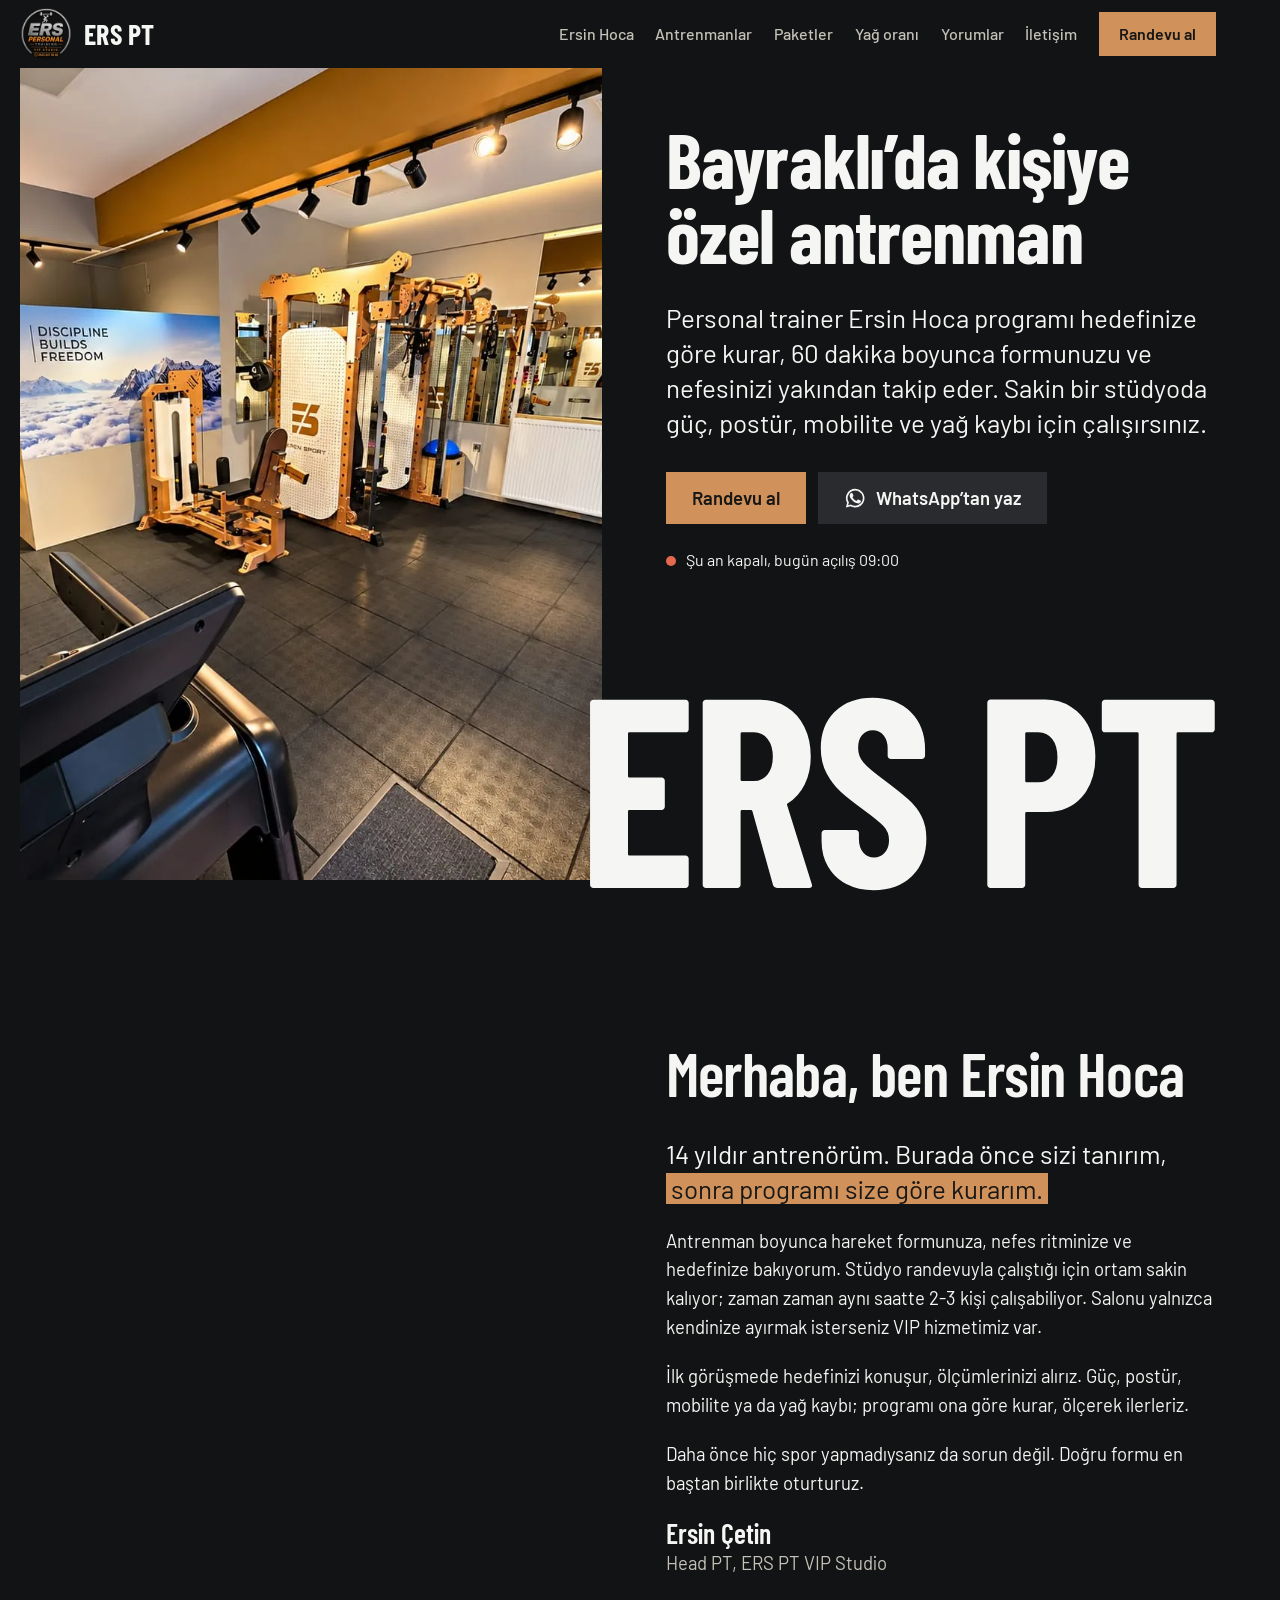
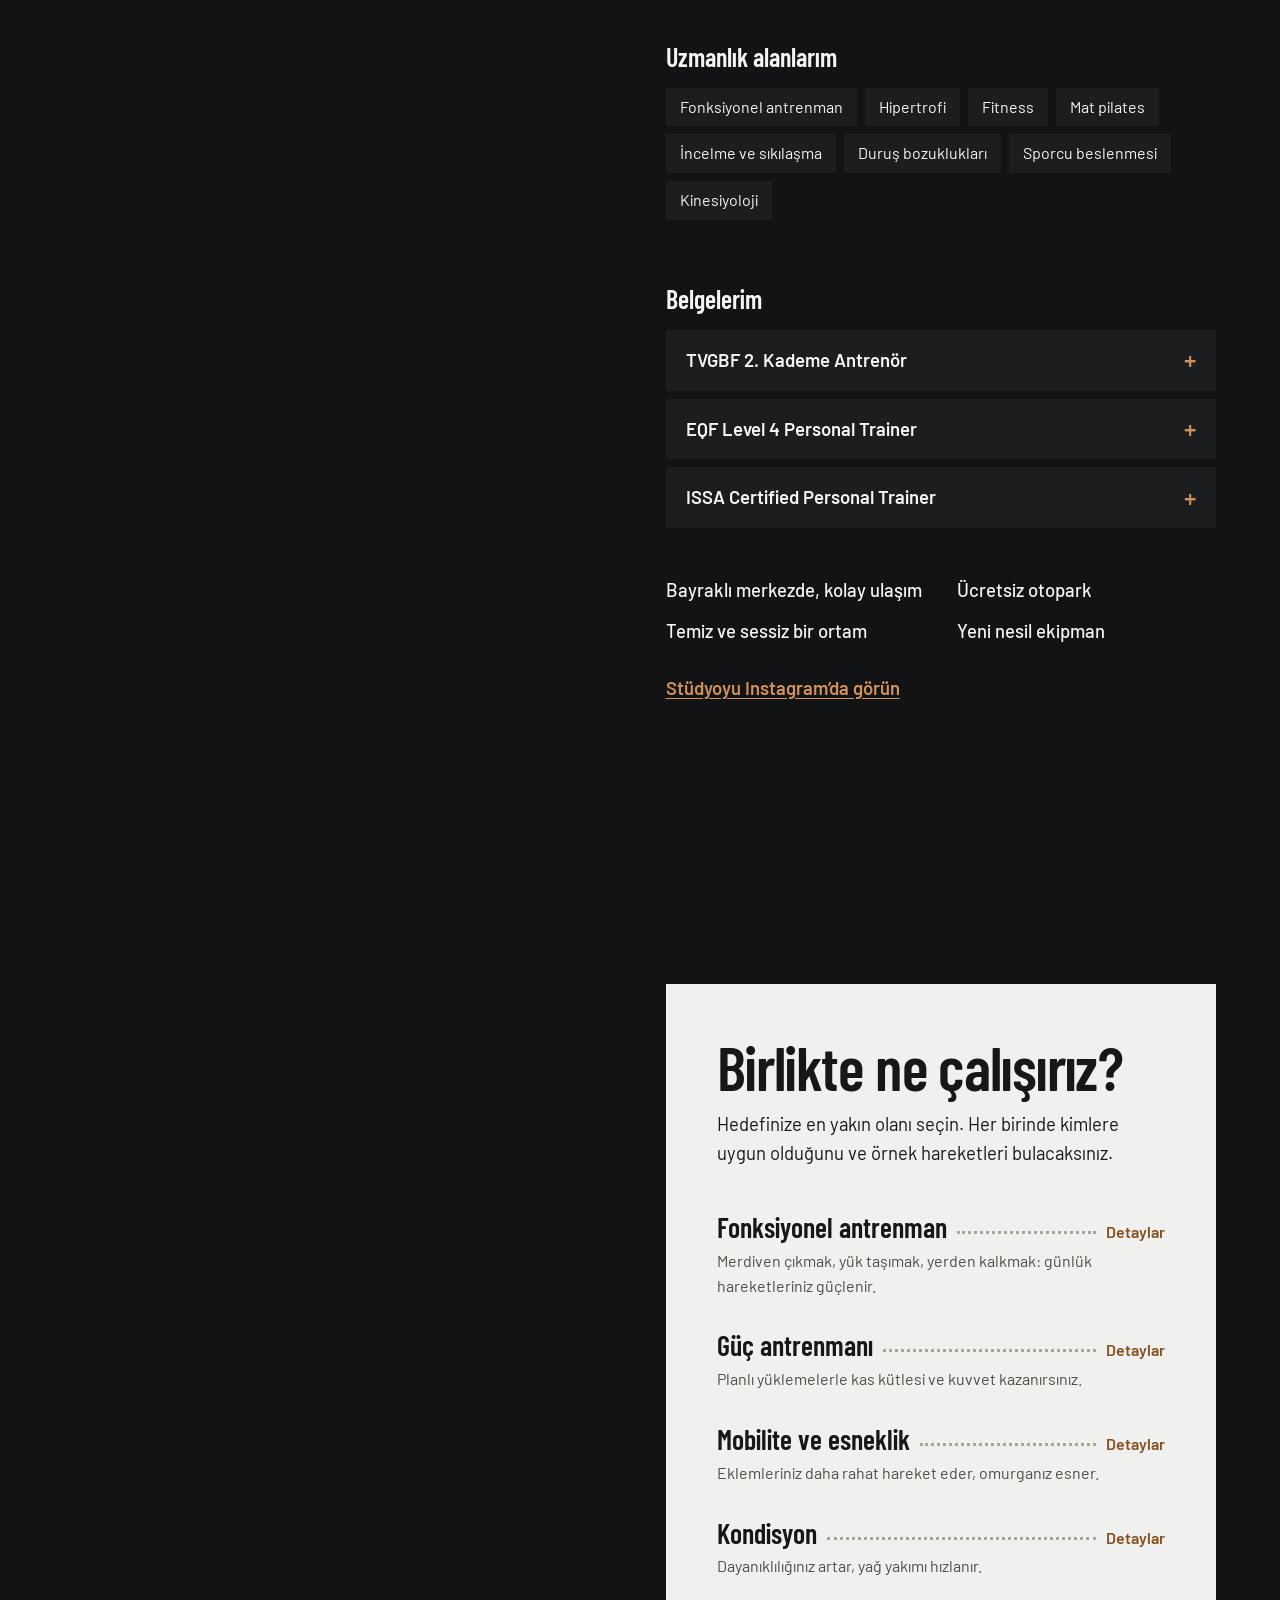
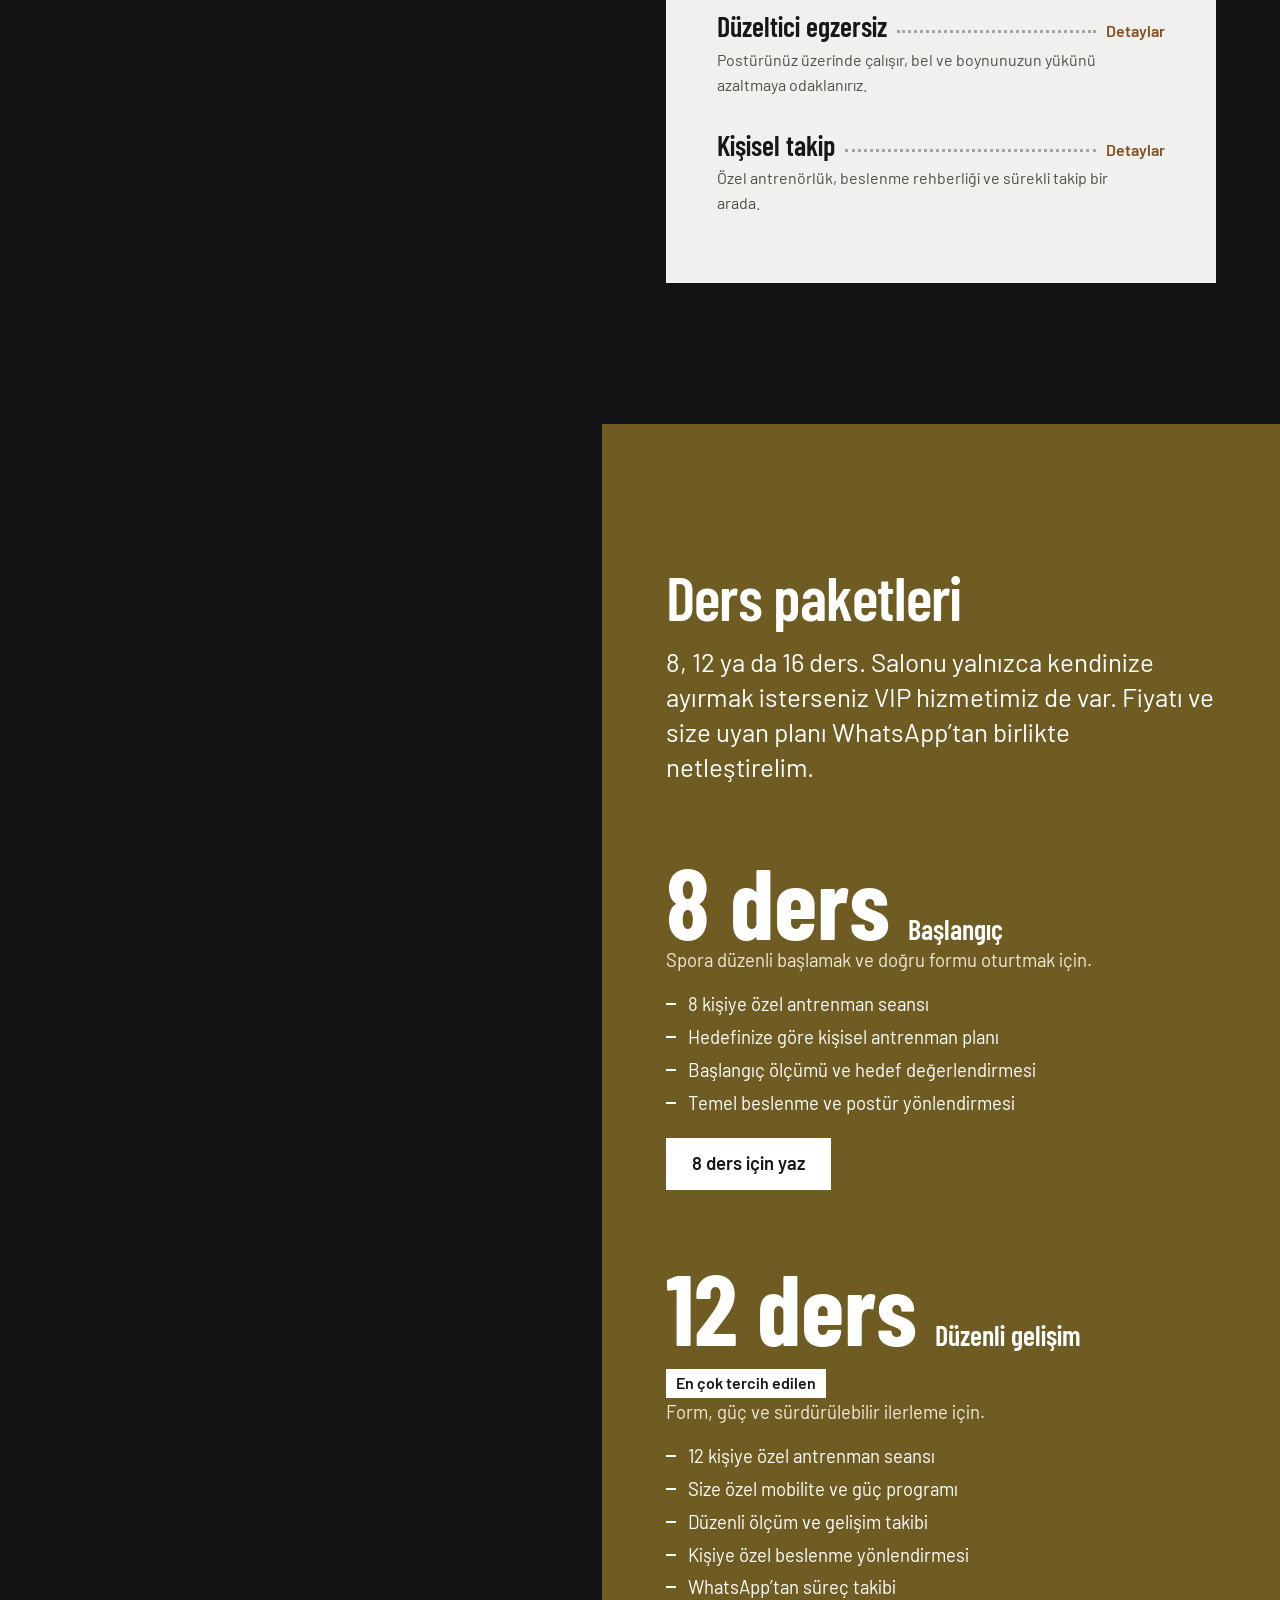
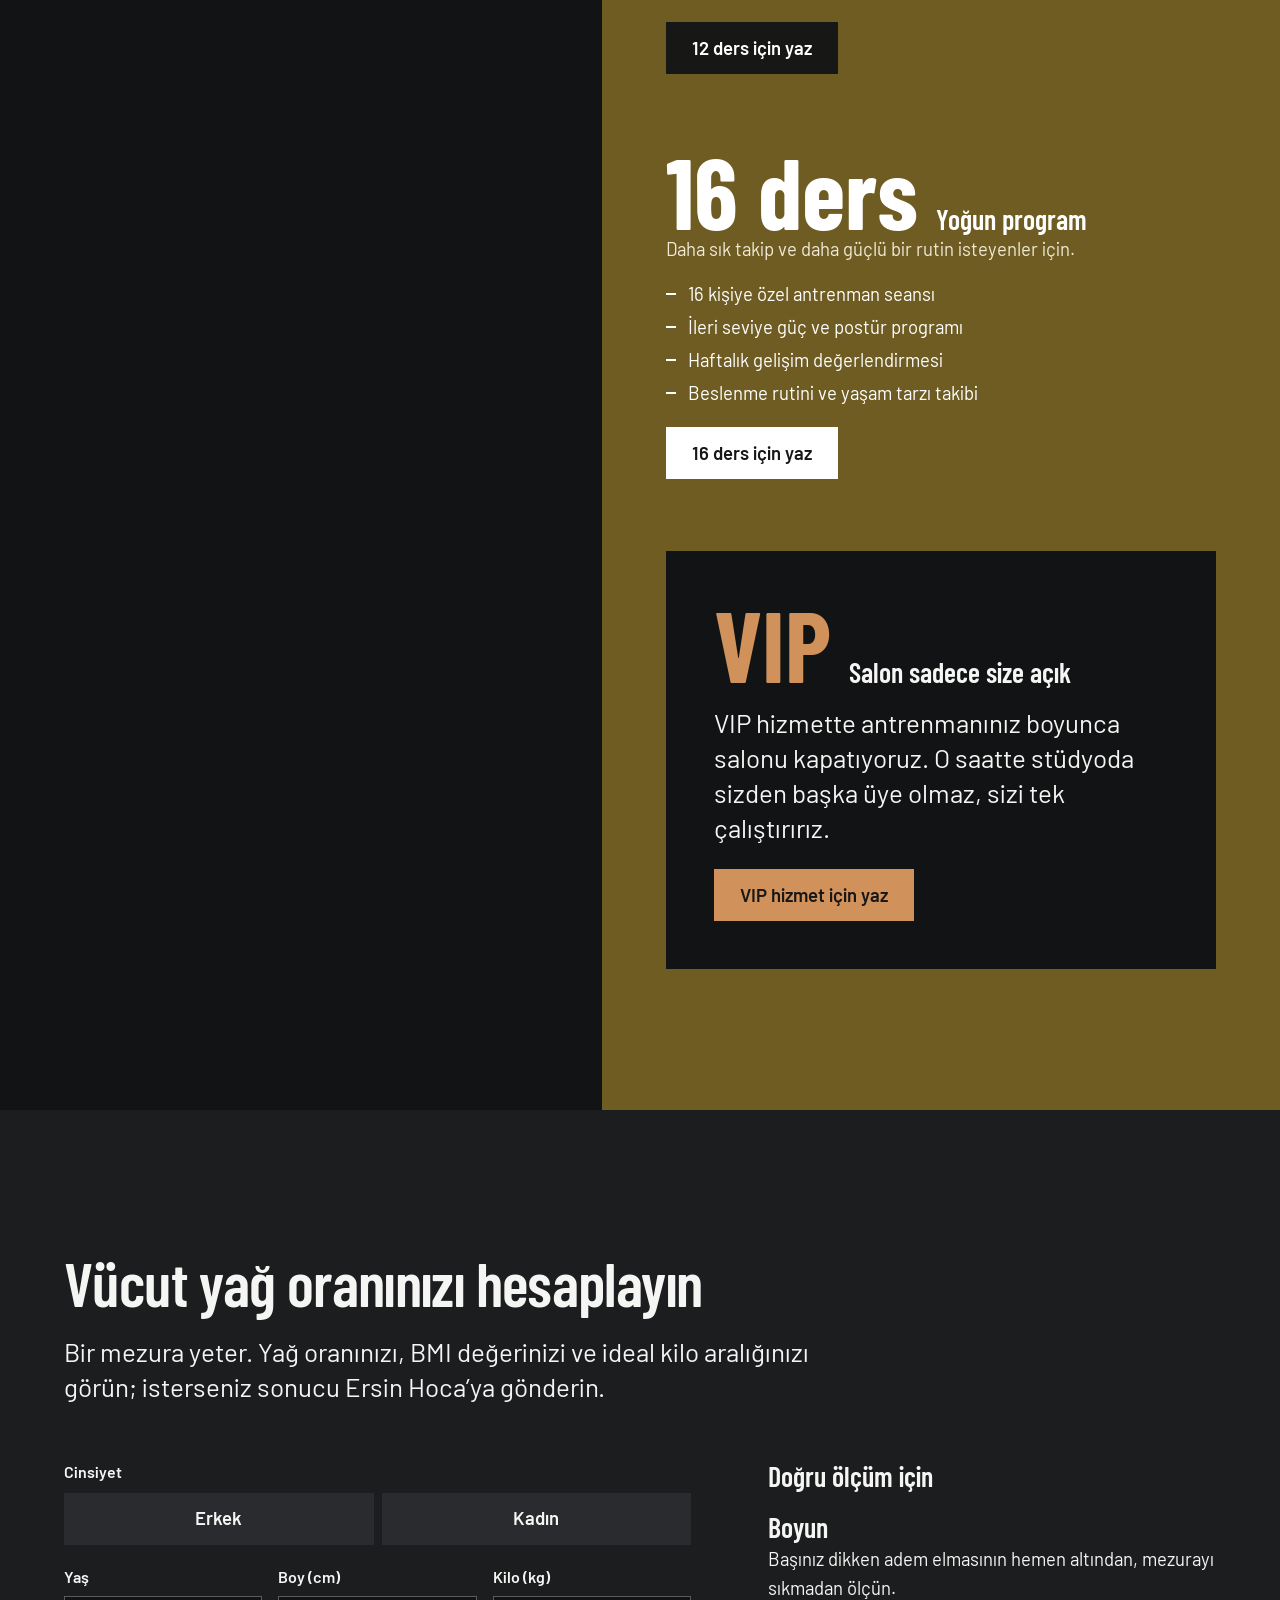
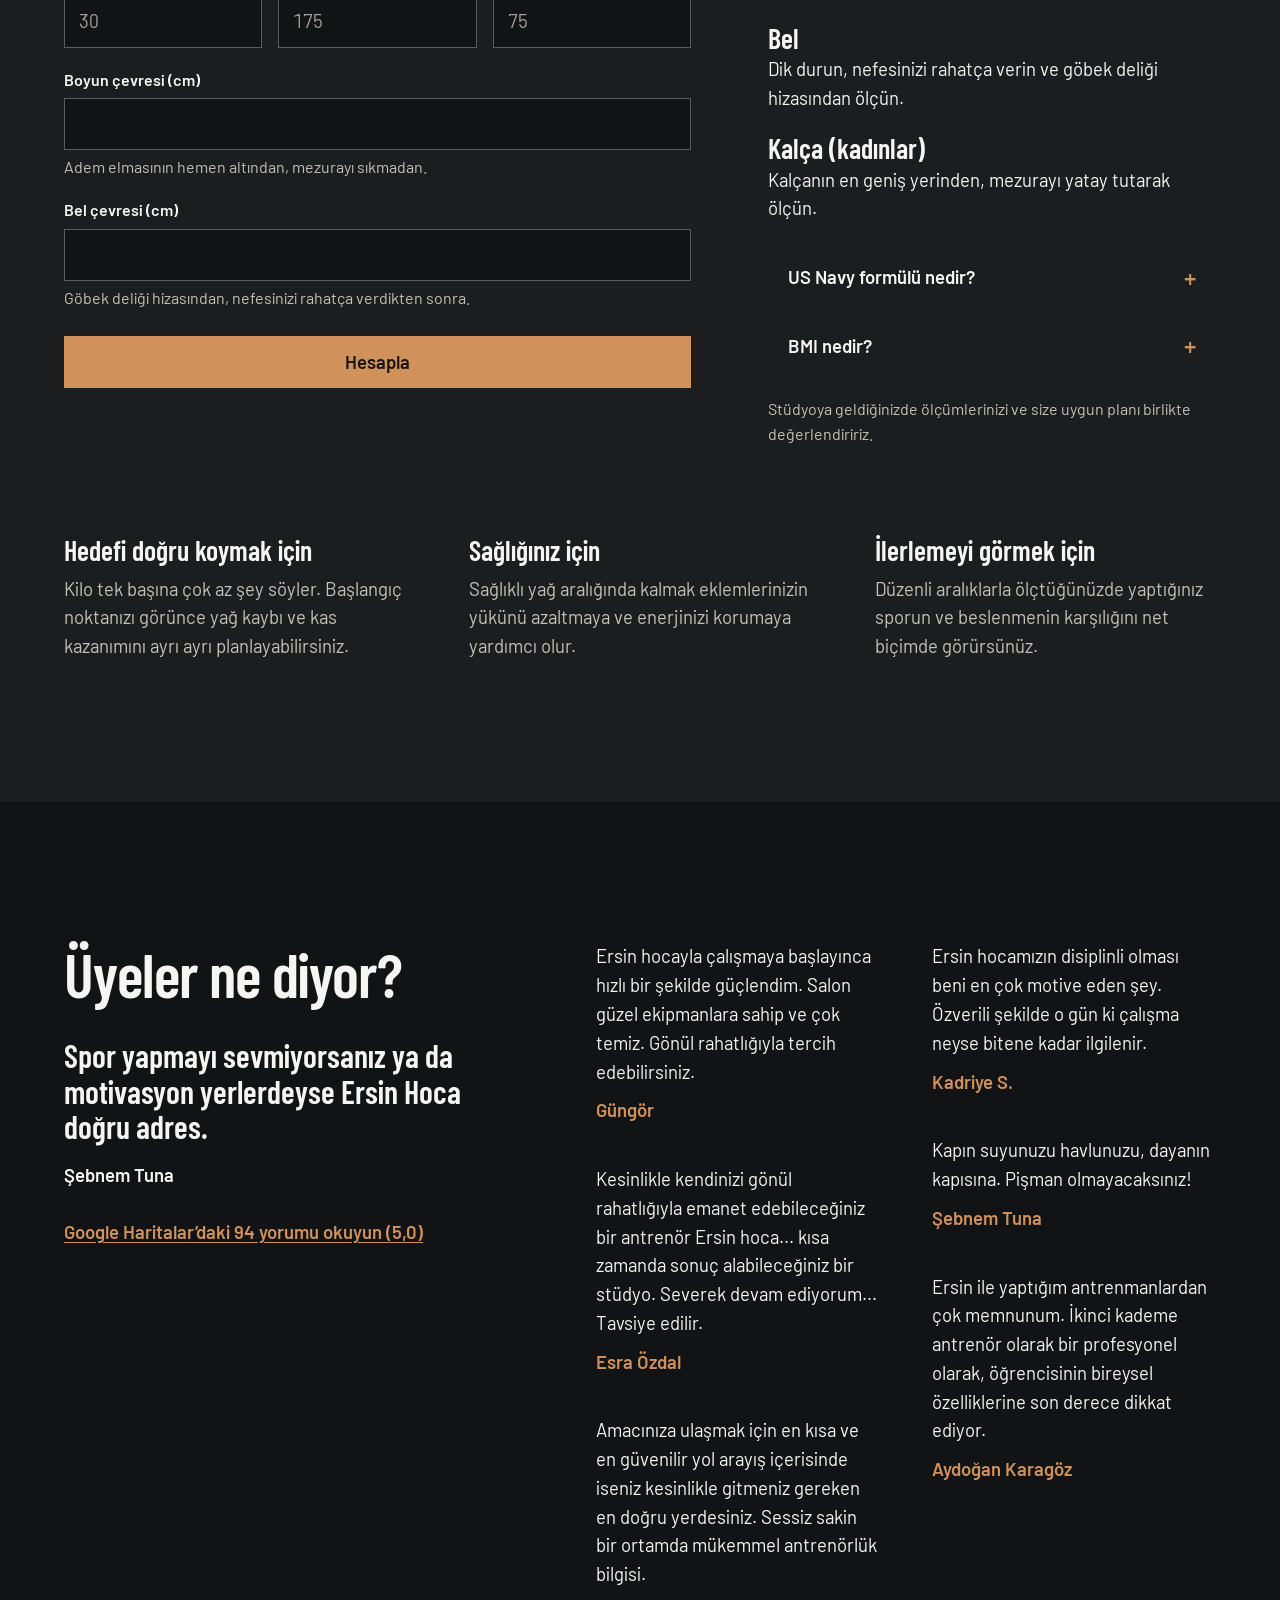
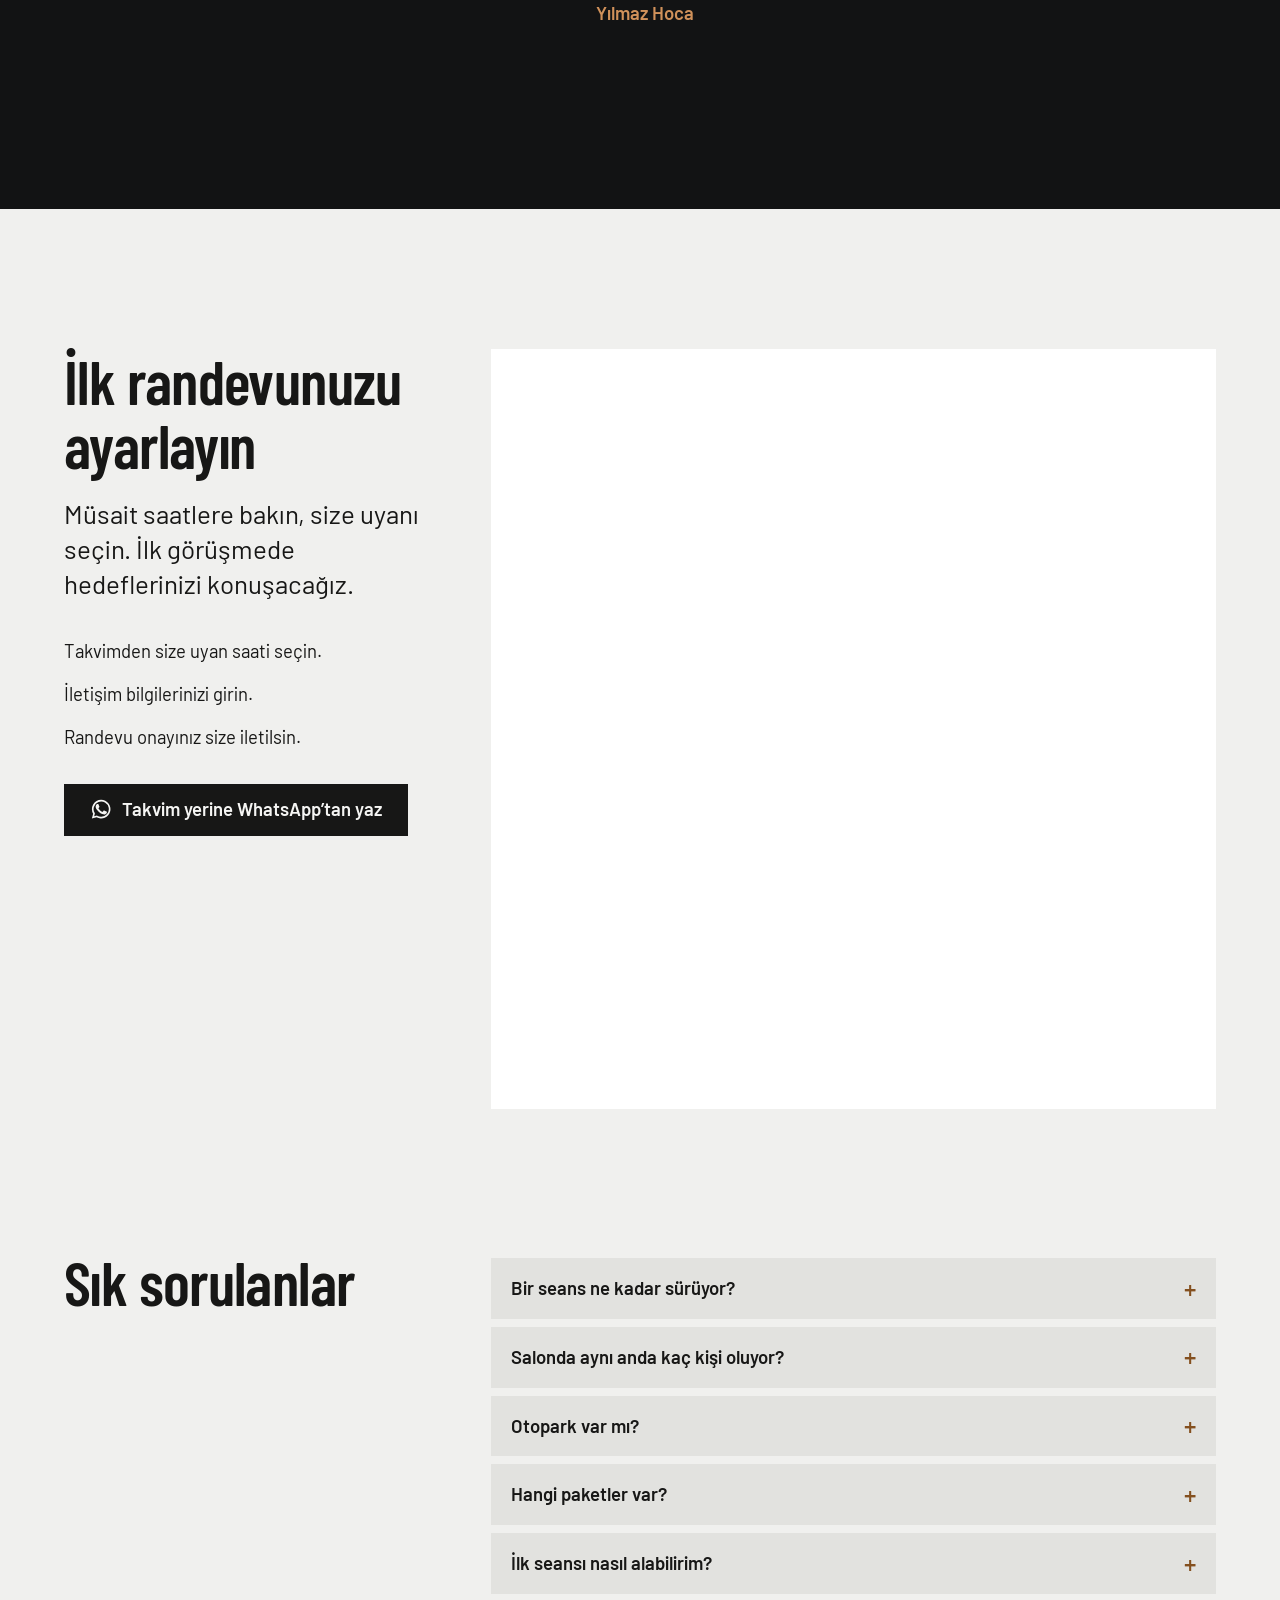
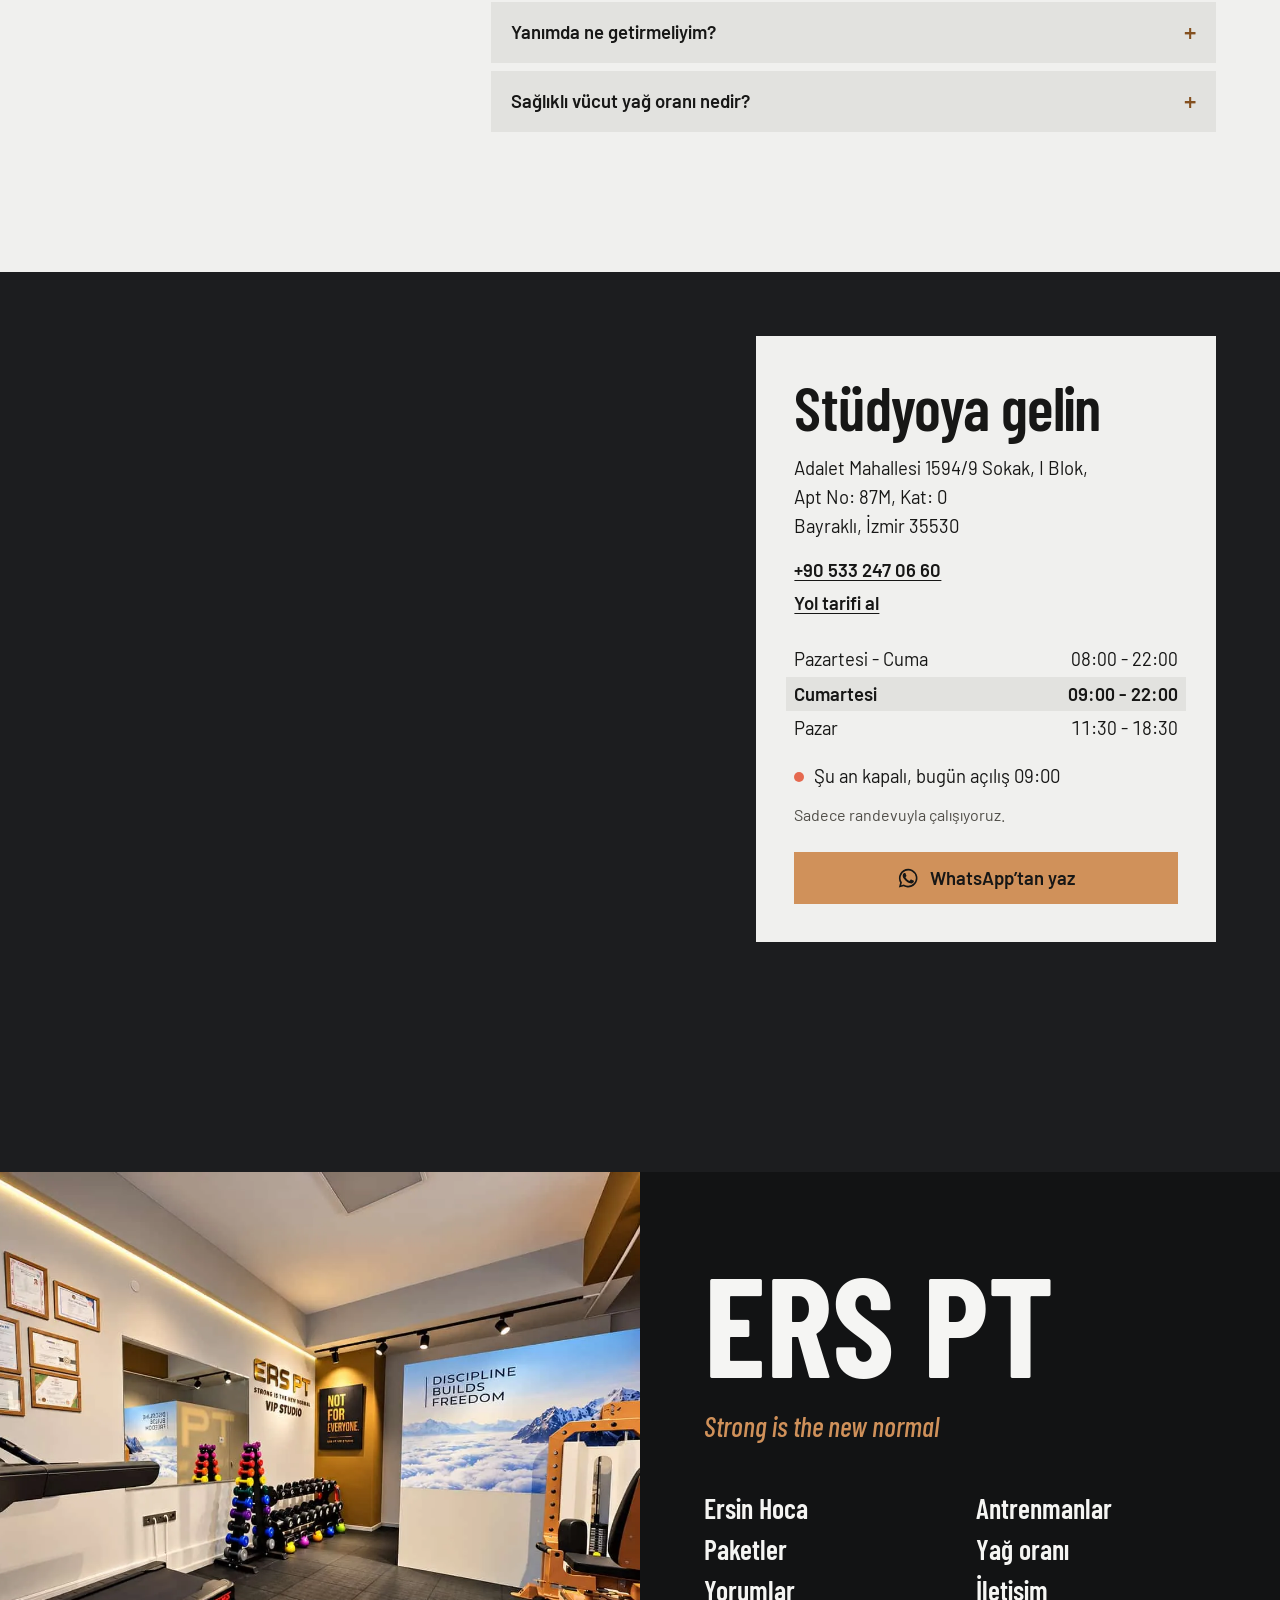
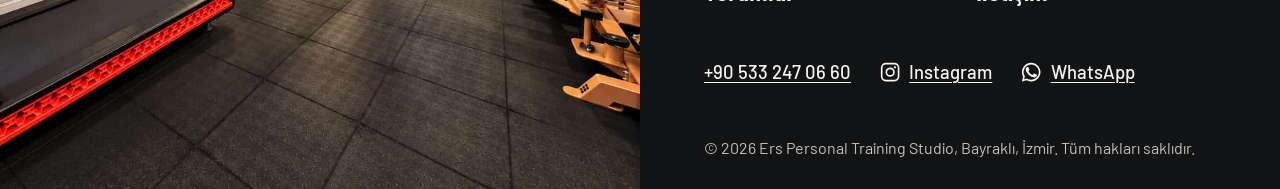
<file: index.html>
<!DOCTYPE html>
    <html lang="tr">
    <head>
        <meta charset="UTF-8">
        <meta name="viewport" content="width=device-width, initial-scale=1.0">
        <title>Personal Trainer İzmir Bayraklı | ERS PT Kişiye Özel Ders</title>

        <!-- Basic favicon for all browsers -->
        <link rel="icon" href="/favicon.ico?v=2" sizes="any">
        <link rel="apple-touch-icon" href="/images/logo-180.png?v=2">

        <!-- SEO Meta Tags -->
        <meta name="description" content="Bayraklı'da randevulu, kişiye özel personal training. ISSA sertifikalı Ersin Hoca, 14 yıllık deneyim; güç, postür, mobilite ve yağ kaybı programları.">
        <meta name="author" content="Ers Personal Training Studio">
        <meta name="robots" content="index, follow">
        <link rel="canonical" href="https://ersptstudio.com.tr/">

        <!-- Open Graph / Facebook / WhatsApp -->
        <meta property="og:type" content="website">
        <meta property="og:locale" content="tr_TR">
        <meta property="og:site_name" content="Ers Personal Training Studio">
        <meta property="og:title" content="Personal Trainer İzmir Bayraklı | ERS PT Kişiye Özel Ders">
        <meta property="og:description" content="Bayraklı'da randevulu, kişiye özel personal training. ISSA sertifikalı Ersin Hoca, 14 yıllık deneyim; güç, postür, mobilite ve yağ kaybı programları.">
        <meta property="og:url" content="https://ersptstudio.com.tr/">
        <meta property="og:image" content="https://ersptstudio.com.tr/images/og-studio.jpg">
        <meta property="og:image:width" content="1200">
        <meta property="og:image:height" content="630">
        <meta property="og:image:alt" content="ERS PT VIP Studio, İzmir Bayraklı">

        <!-- Twitter Card -->
        <meta name="twitter:card" content="summary_large_image">
        <meta name="twitter:title" content="Personal Trainer İzmir Bayraklı | ERS PT Kişiye Özel Ders">
        <meta name="twitter:description" content="Bayraklı'da randevulu, kişiye özel personal training. ISSA sertifikalı Ersin Hoca, 14 yıllık deneyim; güç, postür, mobilite ve yağ kaybı programları.">
        <meta name="twitter:image" content="https://ersptstudio.com.tr/images/og-studio.jpg">

        <!-- Geo Meta Tags for Local SEO -->
        <meta name="geo.region" content="TR-35">
        <meta name="geo.placename" content="Bayraklı, İzmir">
        <meta name="geo.position" content="38.461613;27.180981">
        <meta name="ICBM" content="38.461613, 27.180981">

        <!-- Additional Meta Tags -->
        <meta name="HandheldFriendly" content="True">
        <meta name="MobileOptimized" content="320">
        <meta name="apple-mobile-web-app-capable" content="yes">
        <meta name="apple-mobile-web-app-status-bar-style" content="black-translucent">
        <meta name="apple-mobile-web-app-title" content="ERS PT Studio">

        <!-- Theme Color -->
        <meta name="theme-color" content="#121314">
        <meta name="msapplication-TileColor" content="#121314">
        <meta name="msapplication-navbutton-color" content="#121314">

        <!-- Favicon - Multiple sizes for better browser support -->

        <!-- Alternate Language -->
        <link rel="alternate" hreflang="tr" href="https://ersptstudio.com.tr/">
        <link rel="alternate" hreflang="x-default" href="https://ersptstudio.com.tr/">

        <!-- Schema.org Structured Data for Local Business -->
        <script type="application/ld+json">
{
  "@context": "https://schema.org",
  "@type": "ExerciseGym",
  "@id": "https://ersptstudio.com.tr/#organization",
  "name": "Ers Personal Training Studio",
  "alternateName": [
    "ERS PT Studio",
    "Ers Personal Vip Training Studio"
  ],
  "additionalType": "https://schema.org/HealthClub",
  "url": "https://ersptstudio.com.tr/",
  "logo": "https://ersptstudio.com.tr/images/logo.png",
  "image": [
    "https://ersptstudio.com.tr/images/og-studio.jpg",
    "https://ersptstudio.com.tr/images/studio-duvar-1200.webp",
    "https://ersptstudio.com.tr/images/studio-sertifika-1448.webp"
  ],
  "description": "İzmir Bayraklı'da özel personal training stüdyosu. ISSA sertifikalı antrenör Ersin Hoca ile güç, mobilite ve yağ yakım odaklı, kişiye özel dersler.",
  "telephone": "+905332470660",
  "priceRange": "$$",
  "address": {
    "@type": "PostalAddress",
    "streetAddress": "Adalet Mahallesi 1594/9 Sokak, I Blok, Apt No: 87M, Kat: 0",
    "addressLocality": "Bayraklı",
    "addressRegion": "İzmir",
    "postalCode": "35530",
    "addressCountry": "TR"
  },
  "geo": {
    "@type": "GeoCoordinates",
    "latitude": "38.461613",
    "longitude": "27.180981"
  },
  "openingHoursSpecification": [
    {
      "@type": "OpeningHoursSpecification",
      "dayOfWeek": [
        "Monday",
        "Tuesday",
        "Wednesday",
        "Thursday",
        "Friday"
      ],
      "opens": "08:00",
      "closes": "22:00"
    },
    {
      "@type": "OpeningHoursSpecification",
      "dayOfWeek": "Saturday",
      "opens": "09:00",
      "closes": "22:00"
    },
    {
      "@type": "OpeningHoursSpecification",
      "dayOfWeek": "Sunday",
      "opens": "11:30",
      "closes": "18:30"
    }
  ],
  "sameAs": [
    "https://www.instagram.com/ers.ptstudio/",
    "https://maps.app.goo.gl/acynQNu1m71YwE9n6"
  ],
  "contactPoint": {
    "@type": "ContactPoint",
    "telephone": "+90-533-247-0660",
    "contactType": "Customer Service",
    "availableLanguage": "Turkish",
    "areaServed": "TR"
  },
  "aggregateRating": {
    "@type": "AggregateRating",
    "ratingValue": "5.0",
    "reviewCount": "94",
    "bestRating": "5",
    "worstRating": "1"
  },
  "hasOfferCatalog": {
    "@type": "OfferCatalog",
    "name": "Personal Training Services",
    "itemListElement": [
      {
        "@type": "Offer",
        "itemOffered": {
          "@type": "Service",
          "name": "8 Ders Paketi - Başlangıç",
          "description": "8 antrenman seansı, kişiye özel program, vücut analizi"
        }
      },
      {
        "@type": "Offer",
        "itemOffered": {
          "@type": "Service",
          "name": "12 Ders Paketi - Orta Seviye",
          "description": "12 antrenman seansı, detaylı vücut analizi, beslenme programı"
        }
      },
      {
        "@type": "Offer",
        "itemOffered": {
          "@type": "Service",
          "name": "16 Ders Paketi - Pro Seviye",
          "description": "16 antrenman seansı, özel beslenme programı, 7/24 WhatsApp desteği"
        }
      },
      {
        "@type": "Offer",
        "itemOffered": {
          "@type": "Service",
          "name": "VIP Hizmet",
          "description": "Antrenman boyunca salon kapatılır, üye tek çalıştırılır."
        }
      }
    ]
  },
  "employee": {
    "@type": "Person",
    "name": "Ersin Hoca",
    "jobTitle": "ISSA Certified Personal Trainer",
    "description": "14 yıllık deneyime sahip ISSA, TVGBF ve EQF Level 4 sertifikalı kişisel antrenör",
    "image": "https://ersptstudio.com.tr/images/ersin-portrait-1400.webp",
    "sameAs": "https://www.instagram.com/ers.ptstudio/",
    "hasCredential": [
      {
        "@type": "EducationalOccupationalCredential",
        "name": "ISSA Certified Personal Trainer",
        "credentialCategory": "certification",
        "recognizedBy": {
          "@type": "Organization",
          "name": "International Sports Sciences Association"
        }
      },
      {
        "@type": "EducationalOccupationalCredential",
        "name": "TVGBF 2nd Level",
        "credentialCategory": "certification",
        "recognizedBy": {
          "@type": "Organization",
          "name": "Türkiye Vücut Geliştirme ve Fitness Federasyonu"
        }
      },
      {
        "@type": "EducationalOccupationalCredential",
        "name": "EQF Level 4 Personal Trainer",
        "credentialCategory": "certification",
        "recognizedBy": {
          "@type": "Organization",
          "name": "European Qualifications Framework"
        }
      }
    ]
  },
  "potentialAction": [
    {
      "@type": "ReserveAction",
      "name": "Randevu Al",
      "target": {
        "@type": "EntryPoint",
        "urlTemplate": "https://ersptstudio.com.tr/#schedule",
        "actionPlatform": [
          "http://schema.org/DesktopWebPlatform",
          "http://schema.org/MobileWebPlatform"
        ]
      },
      "result": {
        "@type": "Reservation",
        "name": "Personal Training Randevusu"
      }
    },
    {
      "@type": "CommunicateAction",
      "name": "Telefonla Ara",
      "target": {
        "@type": "EntryPoint",
        "urlTemplate": "tel:+905332470660",
        "actionPlatform": [
          "http://schema.org/DesktopWebPlatform",
          "http://schema.org/MobileWebPlatform"
        ]
      }
    },
    {
      "@type": "CommunicateAction",
      "name": "WhatsApp'tan Yaz",
      "target": {
        "@type": "EntryPoint",
        "urlTemplate": "https://wa.me/905332470660",
        "actionPlatform": [
          "http://schema.org/MobileWebPlatform"
        ]
      }
    }
  ],
  "hasMap": "https://www.google.com/maps/place/Ers+Personal+Training+Studio/@38.4616169,27.1786444,773m/data=!3m1!1e3!4m6!3m5!1s0x14b9637b76ccbd2d:0xa3add55aa69718c4!8m2!3d38.4616132!4d27.1809812",
  "areaServed": {
    "@type": "GeoCircle",
    "geoMidpoint": {
      "@type": "GeoCoordinates",
      "latitude": "38.461613",
      "longitude": "27.180981"
    },
    "geoRadius": "10000"
  }
}
        </script>

        <!-- Sitelinks SearchBox Schema -->
        <script type="application/ld+json">
{
  "@context": "https://schema.org",
  "@type": "WebSite",
  "url": "https://ersptstudio.com.tr/",
  "name": "Ers Personal Training Studio",
  "potentialAction": {
    "@type": "SearchAction",
    "target": {
      "@type": "EntryPoint",
      "urlTemplate": "https://ersptstudio.com.tr/?s={search_term_string}"
    },
    "query-input": "required name=search_term_string"
  }
}
        </script>

        <!-- FAQ Schema for Rich Results -->
        <script type="application/ld+json">
{
  "@context": "https://schema.org",
  "@type": "FAQPage",
  "mainEntity": [
    {
      "@type": "Question",
      "name": "Bir seans ne kadar sürüyor?",
      "acceptedAnswer": {
        "@type": "Answer",
        "text": "60 dakika. İhtiyacınıza göre fonksiyonel, güç, mobilite veya kondisyon çalışırız."
      }
    },
    {
      "@type": "Question",
      "name": "Salonda aynı anda kaç kişi oluyor?",
      "acceptedAnswer": {
        "@type": "Answer",
        "text": "Zaman zaman aynı saatte 2-3 kişi çalışabilir. Salonu yalnızca kendinize ayırmak isterseniz VIP hizmeti seçebilirsiniz: antrenmanınız boyunca salonu kapatır, sizi tek çalıştırırız."
      }
    },
    {
      "@type": "Question",
      "name": "Otopark var mı?",
      "acceptedAnswer": {
        "@type": "Answer",
        "text": "Evet, ücretsiz otopark var. Stüdyo Bayraklı merkezde, araçla da toplu taşımayla da ulaşmak kolay."
      }
    },
    {
      "@type": "Question",
      "name": "Hangi paketler var?",
      "acceptedAnswer": {
        "@type": "Answer",
        "text": "8, 12 ve 16 derslik paketler var. Hepsi kişiye özel program içerir; 12 derslik pakette WhatsApp'tan süreç takibi de vardır."
      }
    },
    {
      "@type": "Question",
      "name": "İlk seansı nasıl alabilirim?",
      "acceptedAnswer": {
        "@type": "Answer",
        "text": "Bu sayfadaki takvimden ya da WhatsApp'tan +90 533 247 06 60 numarasından. İlk seansta vücut analizi yapar, size özel programı hazırlarız."
      }
    },
    {
      "@type": "Question",
      "name": "Yanımda ne getirmeliyim?",
      "acceptedAnswer": {
        "@type": "Answer",
        "text": "Spor kıyafeti, havlu, temiz iç mekân spor ayakkabısı ve su matarası."
      }
    },
    {
      "@type": "Question",
      "name": "Sağlıklı vücut yağ oranı nedir?",
      "acceptedAnswer": {
        "@type": "Answer",
        "text": "Yaşa ve cinsiyete göre değişir. Genel olarak erkeklerde %10-20, kadınlarda %18-28 arası kabul edilir; sporcularda daha düşük olabilir."
      }
    }
  ]
}
        </script>

        <!-- BreadcrumbList Schema -->
        

        <!-- Individual Review Schemas for Rich Snippets -->
        <script type="application/ld+json">
{
  "@context": "https://schema.org",
  "@type": "Review",
  "itemReviewed": {
    "@type": "ExerciseGym",
    "@id": "https://ersptstudio.com.tr/#organization",
    "name": "Ers Personal Training Studio"
  },
  "author": {
    "@type": "Person",
    "name": "Güngör"
  },
  "reviewRating": {
    "@type": "Rating",
    "ratingValue": "5",
    "bestRating": "5"
  },
  "reviewBody": "Ersin hocayla çalışmaya başlayınca hızlı bir şekilde güçlendim. Salon güzel ekipmanlara sahip ve çok temiz. Gönül rahatlığıyla tercih edebilirsiniz."
}
        </script>

        <script type="application/ld+json">
{
  "@context": "https://schema.org",
  "@type": "Review",
  "itemReviewed": {
    "@type": "ExerciseGym",
    "@id": "https://ersptstudio.com.tr/#organization",
    "name": "Ers Personal Training Studio"
  },
  "author": {
    "@type": "Person",
    "name": "Esra Özdal"
  },
  "reviewRating": {
    "@type": "Rating",
    "ratingValue": "5",
    "bestRating": "5"
  },
  "reviewBody": "Kesinlikle kendinizi gönül rahatlığıyla emanet edebileceğiniz bir antrenör Ersin hoca... kısa zamanda sonuç alabileceğiniz bir stüdyo. Severek devam ediyorum... Tavsiye edilir."
}
        </script>

        <script type="application/ld+json">
{
  "@context": "https://schema.org",
  "@type": "Review",
  "itemReviewed": {
    "@type": "ExerciseGym",
    "@id": "https://ersptstudio.com.tr/#organization",
    "name": "Ers Personal Training Studio"
  },
  "author": {
    "@type": "Person",
    "name": "Yılmaz Hoca"
  },
  "reviewRating": {
    "@type": "Rating",
    "ratingValue": "5",
    "bestRating": "5"
  },
  "reviewBody": "Amacınıza ulaşmak için en kısa ve en güvenilir yol arayış içerisinde iseniz kesinlikle gitmeniz gereken en doğru yerdesiniz. Sessiz sakin bir ortamda mükemmel antrenörlük bilgisi ile Ersin hocanın ilgi ve alakası birleşince en uzun yol bile size yakın gelir."
}
        </script>

        <!-- WebPage Schema for SEO -->
        <script type="application/ld+json">
{
  "@context": "https://schema.org",
  "@type": "WebPage",
  "name": "Ers Personal Training Studio - İzmir Bayraklı",
  "url": "https://ersptstudio.com.tr/",
  "description": "İzmir Bayraklı'da özel personal training stüdyosu. ISSA sertifikalı antrenör ile kişiye özel dersler.",
  "inLanguage": "tr",
  "isPartOf": {
    "@type": "WebSite",
    "name": "Ers Personal Training Studio",
    "url": "https://ersptstudio.com.tr/"
  },
  "mainEntity": {
    "@type": "ItemList",
    "name": "Sayfa Bölümleri",
    "itemListElement": [
      {
        "@type": "ListItem",
        "position": 1,
        "item": {
          "@type": "WebPageElement",
          "name": "Ana Sayfa",
          "url": "https://ersptstudio.com.tr/#home"
        }
      },
      {
        "@type": "ListItem",
        "position": 2,
        "item": {
          "@type": "WebPageElement",
          "name": "Hakkımızda",
          "url": "https://ersptstudio.com.tr/#about"
        }
      },
      {
        "@type": "ListItem",
        "position": 3,
        "item": {
          "@type": "WebPageElement",
          "name": "Hizmetler",
          "url": "https://ersptstudio.com.tr/#services"
        }
      },
      {
        "@type": "ListItem",
        "position": 4,
        "item": {
          "@type": "WebPageElement",
          "name": "Paketler",
          "url": "https://ersptstudio.com.tr/#packages"
        }
      },
      {
        "@type": "ListItem",
        "position": 5,
        "item": {
          "@type": "WebPageElement",
          "name": "Vücut Yağ Hesaplama",
          "url": "https://ersptstudio.com.tr/#calculator"
        }
      },
      {
        "@type": "ListItem",
        "position": 6,
        "item": {
          "@type": "WebPageElement",
          "name": "Yorumlar",
          "url": "https://ersptstudio.com.tr/#reviews"
        }
      },
      {
        "@type": "ListItem",
        "position": 7,
        "item": {
          "@type": "WebPageElement",
          "name": "Randevu",
          "url": "https://ersptstudio.com.tr/#schedule"
        }
      },
      {
        "@type": "ListItem",
        "position": 8,
        "item": {
          "@type": "WebPageElement",
          "name": "İletişim",
          "url": "https://ersptstudio.com.tr/#contact"
        }
      }
    ]
  }
}
        </script>

        <!-- Body Fat Calculator Schema -->
        <script type="application/ld+json">
{
  "@context": "https://schema.org",
  "@type": "SoftwareApplication",
  "name": "Vücut Yağ Oranı Hesaplama",
  "applicationCategory": "HealthApplication",
  "applicationSubCategory": "FitnessApplication",
  "operatingSystem": "Web Browser",
  "url": "https://ersptstudio.com.tr/#calculator",
  "description": "Ücretsiz vücut yağ oranı hesaplama aracı. US Navy formülü ile BMI, vücut yağ oranı, yağ kütlesi ve ideal kilo hesaplama. Erkek ve kadınlar için ayrı formüller.",
  "offers": {
    "@type": "Offer",
    "price": "0",
    "priceCurrency": "TRY"
  },
  "featureList": [
    "US Navy Formülü ile Hesaplama",
    "BMI (Vücut Kitle İndeksi) Hesaplama",
    "Vücut Yağ Oranı Hesaplama",
    "Yağ Kütlesi Hesaplama",
    "Yağsız Kütle Hesaplama",
    "İdeal Kilo Aralığı Belirleme",
    "Erkek ve Kadın İçin Ayrı Formüller",
    "Anında Sonuç Gösterme",
    "WhatsApp ile Sonuç Paylaşma"
  ],
  "screenshot": "https://ersptstudio.com.tr/images/og-studio.jpg",
  "author": {
    "@type": "Organization",
    "name": "Ers Personal Training Studio"
  }
}
        </script>

        <!-- HowTo Schema for Body Fat Calculation -->
        <script type="application/ld+json">
{
  "@context": "https://schema.org",
  "@type": "HowTo",
  "name": "Vücut Yağ Oranı Nasıl Hesaplanır?",
  "description": "US Navy formülü kullanarak vücut yağ oranınızı doğru bir şekilde hesaplama adımları",
  "totalTime": "PT2M",
  "tool": [
    {
      "@type": "HowToTool",
      "name": "Ölçü mezurası veya cetvel"
    }
  ],
  "step": [
    {
      "@type": "HowToStep",
      "position": 1,
      "name": "Cinsiyet Seçimi",
      "text": "Hesaplama formülü erkek ve kadınlar için farklı olduğundan cinsiyetinizi seçin.",
      "url": "https://ersptstudio.com.tr/#calculator"
    },
    {
      "@type": "HowToStep",
      "position": 2,
      "name": "Temel Bilgiler",
      "text": "Yaşınızı, boyunuzu (cm) ve kilonuzu (kg) girin.",
      "url": "https://ersptstudio.com.tr/#calculator"
    },
    {
      "@type": "HowToStep",
      "position": 3,
      "name": "Boyun Ölçümü",
      "text": "Boyun çevrenizi ölçün. Ölçüm adem elmasının tam altından, dik pozisyonda yapılmalıdır.",
      "url": "https://ersptstudio.com.tr/#calculator"
    },
    {
      "@type": "HowToStep",
      "position": 4,
      "name": "Bel Ölçümü",
      "text": "Bel çevrenizi ölçün. Göbek deliği hizasından, ayakta ve rahat nefes alırken ölçüm yapın.",
      "url": "https://ersptstudio.com.tr/#calculator"
    },
    {
      "@type": "HowToStep",
      "position": 5,
      "name": "Kalça Ölçümü (Kadınlar)",
      "text": "Kadınlar için kalça çevresini en geniş noktadan ölçün.",
      "url": "https://ersptstudio.com.tr/#calculator"
    },
    {
      "@type": "HowToStep",
      "position": 6,
      "name": "Sonuçları Görüntüleme",
      "text": "Hesapla butonuna tıklayarak vücut yağ oranınızı, BMI değerinizi, yağ kütlenizi ve ideal kilo aralığınızı öğrenin.",
      "url": "https://ersptstudio.com.tr/#calculator"
    }
  ]
}
        </script>

        <!-- Google Analytics -->
        <!-- Google tag (gtag.js) -->
        <script async src="https://www.googletagmanager.com/gtag/js?id=G-12QKV4JWTE"></script>
        <script>
          window.dataLayer = window.dataLayer || [];
          function gtag(){dataLayer.push(arguments);}
          gtag('js', new Date());

          gtag('config', 'G-12QKV4JWTE');
        </script>

        <!-- Preconnect to external resources -->
        <link rel="preconnect" href="https://fonts.googleapis.com">
        <link rel="preconnect" href="https://fonts.gstatic.com" crossorigin>
        <link rel="dns-prefetch" href="https://www.google.com">
        <link rel="dns-prefetch" href="https://maps.googleapis.com">

        <link rel="preload" href="images/studio-genel-1448.webp" as="image" media="(min-width: 901px)">
        <link rel="preload" href="images/studio-genel-800.webp" as="image" media="(max-width: 900px)">

        <link rel="stylesheet" href="https://fonts.googleapis.com/css2?family=Barlow+Condensed:ital,wght@0,500;0,600;0,700;1,500&family=Barlow:wght@400;500;600&display=swap">
        <link rel="stylesheet" href="styles.css?v=5">
        
    </head>
    <body>
    <a class="skip" href="#about">İçeriğe geç</a>
    <svg width="0" height="0" style="position:absolute" aria-hidden="true" focusable="false">
        <symbol id="i-wa" viewBox="0 0 24 24"><path d="M17.5 14.4c-.3-.1-1.8-.9-2-1-.3-.1-.5-.1-.7.2-.2.3-.8 1-.9 1.200-.2.2-.3.2-.6.1-.3-.2-1.300-.5-2.400-1.500-.9-.8-1.500-1.800-1.700-2.100-.2-.3 0-.5.1-.6l.5-.5.3-.5c.1-.2 0-.4 0-.5l-.9-2.200c-.2-.6-.5-.5-.7-.5h-.6c-.2 0-.5.1-.8.4-.3.3-1 1-1 2.500s1.100 2.900 1.200 3.100c.2.2 2.100 3.200 5.100 4.500.7.3 1.300.5 1.700.6.700.2 1.400.2 1.900.1.600-.1 1.800-.7 2-1.400.300-.7.300-1.300.2-1.400-.1-.2-.3-.2-.6-.4zM12 2a10 10 0 0 0-8.600 15L2 22l5.100-1.300A10 10 0 1 0 12 2zm0 18.200c-1.500 0-3-.4-4.200-1.200l-.3-.2-3 .8.8-3-.2-.3A8.200 8.200 0 1 1 12 20.200z"/></symbol>
        <symbol id="i-ig" viewBox="0 0 24 24"><path d="M12 7a5 5 0 1 0 0 10 5 5 0 0 0 0-10zm0 8.200a3.200 3.200 0 1 1 0-6.400 3.200 3.200 0 0 1 0 6.400zM18.400 6.800a1.200 1.200 0 1 1-2.400 0 1.200 1.200 0 0 1 2.400 0zM16.500 2h-9A5.500 5.500 0 0 0 2 7.500v9A5.500 5.500 0 0 0 7.500 22h9a5.500 5.500 0 0 0 5.500-5.500v-9A5.500 5.500 0 0 0 16.500 2zm3.700 14.500a3.700 3.700 0 0 1-3.700 3.700h-9a3.700 3.700 0 0 1-3.700-3.700v-9a3.700 3.700 0 0 1 3.700-3.700h9a3.700 3.700 0 0 1 3.700 3.700z"/></symbol>
        <symbol id="i-tel" viewBox="0 0 24 24"><path d="M6.600 10.800a15 15 0 0 0 6.600 6.600l2.200-2.200c.3-.3.700-.4 1-.2 1.100.4 2.300.6 3.600.6.600 0 1 .4 1 1V20c0 .6-.4 1-1 1A17 17 0 0 1 3 4c0-.6.4-1 1-1h3.500c.6 0 1 .4 1 1 0 1.300.2 2.500.6 3.600.1.300 0 .7-.2 1z"/></symbol>
    </svg>

    <header class="bar">
        <a class="brand" href="#home">
            <img src="images/logo-128.webp" alt="ERS Personal Training VIP Studio logosu" width="52" height="52">
            <span>ERS PT</span>
        </a>
        <nav class="nav-links" aria-label="Ana menü">
            <a href="#about">Ersin Hoca</a>
            <a href="#services">Antrenmanlar</a>
            <a href="#packages">Paketler</a>
            <a href="#calculator">Yağ oranı</a>
            <a class="nav-extra" href="#reviews">Yorumlar</a>
            <a class="nav-extra" href="#contact">İletişim</a>
            <a class="btn" href="#schedule" data-ga-event="schedule-cta" data-ga-location="header-nav">Randevu al</a>
        </nav>
        <button class="menu-btn" id="mobile-menu-btn" aria-expanded="false" aria-controls="mobile-menu">Menü</button>
    </header>
    <nav id="mobile-menu" class="mobile-menu" aria-label="Mobil menü" hidden>
        <a href="#about">Ersin Hoca</a>
        <a href="#services">Antrenmanlar</a>
        <a href="#packages">Paketler</a>
        <a href="#calculator">Yağ oranını hesapla</a>
        <a href="#reviews">Yorumlar</a>
        <a href="#schedule">Randevu al</a>
        <a href="#contact">İletişim</a>
    </nav>

    <main>
    <div class="split">
        <div class="stage">
            <img class="is-active" data-stage="home" src="images/studio-genel-1448.webp" alt="Stüdyonun genel görünümü: bakır renkli çok istasyonlu makine, renkli dambıl rafı ve siyah kauçuk zemin" width="1448" height="1086" fetchpriority="high">
            <img data-stage="about" src="images/ersin-portrait-1400.webp" alt="Ersin Çetin, stüdyonun antrenörü" width="1400" height="1424" loading="lazy">
            <img data-stage="services" src="images/studio-duvar-1200.webp" alt="Stüdyo duvarında ERS PT VIP Studio yazısı, Not For Everyone tablosu ve dambıl rafları" width="1200" height="1600" loading="lazy">
            <img data-stage="packages" src="images/studio-sertifika-1448.webp" alt="Koşu bandı, duvardaki sertifikalar ve stüdyonun çalışma alanı" width="1448" height="1086" loading="lazy">
        </div>

        <div class="column">
            <section id="home" class="hero" data-chapter="home">
                <img class="inline-photo hero-photo" src="images/studio-genel-800.webp" srcset="images/studio-genel-800.webp 800w, images/studio-genel-1448.webp 1448w" sizes="100vw" alt="Stüdyonun genel görünümü: bakır renkli çok istasyonlu makine, renkli dambıl rafı ve siyah kauçuk zemin" width="800" height="600">
                <p class="wordmark" aria-hidden="true">ERS PT</p>
                <div class="hero-copy">
                    <h1>Bayraklı’da kişiye özel antrenman</h1>
                    <p class="lead">Personal trainer Ersin Hoca programı hedefinize göre kurar, 60 dakika boyunca formunuzu ve nefesinizi yakından takip eder. Sakin bir stüdyoda güç, postür, mobilite ve yağ kaybı için çalışırsınız.</p>
                    <div class="hero-actions">
                        <a class="btn" href="#schedule" data-ga-event="schedule-cta" data-ga-location="hero">Randevu al</a>
                        <a class="btn btn-quiet" href="https://wa.me/905332470660?text=Merhaba,%20Ers%20PT%20Studio%20randevu%20ve%20dersler%20hakkında%20bilgi%20almak%20istiyorum" target="_blank" rel="noopener" data-ga-event="whatsapp-cta" data-ga-location="hero">
                            <svg class="icon" aria-hidden="true"><use href="#i-wa"/></svg>WhatsApp’tan yaz
                        </a>
                    </div>
                    <div class="hero-meta small">
                        <span class="status"><span class="dot" data-hours-dot></span><span><span data-hours-text>Çalışma saatleri</span><span data-hours-detail></span></span></span>
                    </div>
                </div>
            </section>

            <section id="about" class="chapter" data-chapter="about">
                <img class="inline-photo chapter-photo portrait" src="images/ersin-portrait-800.webp" srcset="images/ersin-portrait-800.webp 800w, images/ersin-portrait-1400.webp 1400w" sizes="100vw" alt="Ersin Çetin, stüdyonun antrenörü" width="800" height="814" loading="lazy">
                <div class="letter reveal">
                    <h2>Merhaba, ben Ersin Hoca</h2>
                    <p class="lead">14 yıldır antrenörüm. Burada önce sizi tanırım, <span class="mark">sonra programı size göre kurarım.</span></p>
                    <p>Antrenman boyunca hareket formunuza, nefes ritminize ve hedefinize bakıyorum. Stüdyo randevuyla çalıştığı için ortam sakin kalıyor; zaman zaman aynı saatte 2-3 kişi çalışabiliyor. Salonu yalnızca kendinize ayırmak isterseniz VIP hizmetimiz var.</p>
                    <p>İlk görüşmede hedefinizi konuşur, ölçümlerinizi alırız. Güç, postür, mobilite ya da yağ kaybı; programı ona göre kurar, ölçerek ilerleriz.</p>
                    <p>Daha önce hiç spor yapmadıysanız da sorun değil. Doğru formu en baştan birlikte oturturuz.</p>
                    <p class="signature"><strong>Ersin Çetin</strong><span class="soft">Head PT, ERS PT VIP Studio</span></p>
                </div>

                <h3 class="chips-title">Uzmanlık alanlarım</h3>
                <ul class="specialties reveal">
                    <li>Fonksiyonel antrenman</li><li>Hipertrofi</li><li>Fitness</li><li>Mat pilates</li><li>İncelme ve sıkılaşma</li><li>Duruş bozuklukları</li><li>Sporcu beslenmesi</li><li>Kinesiyoloji</li>
                </ul>

                <h3 class="chips-title">Belgelerim</h3>
                <div class="reveal">
                    <details class="cert" data-tooltip="tvgbf"><summary>TVGBF 2. Kademe Antrenör</summary><p>Türkiye Vücut Geliştirme ve Fitness Federasyonu’nun verdiği belge. İleri düzey antrenman programlama, spor fizyolojisi ve beslenme konularını kapsar.</p></details>
                    <details class="cert" data-tooltip="eqf"><summary>EQF Level 4 Personal Trainer</summary><p>Avrupa Yeterlilik Çerçevesi’nde 4. seviye personal trainer sertifikası. AB ülkelerinde tanınan bir eğitim yeterliliğidir.</p></details>
                    <details class="cert" data-tooltip="issa"><summary>ISSA Certified Personal Trainer</summary><p>International Sports Sciences Association sertifikası. 1988’den beri 140’tan fazla ülkede tanınır; spor bilimi, anatomi ve egzersiz fizyolojisini kapsar.</p></details>
                </div>

                <ul class="perks reveal">
                    <li>Bayraklı merkezde, kolay ulaşım</li>
                    <li>Ücretsiz otopark</li>
                    <li>Temiz ve sessiz bir ortam</li>
                    <li>Yeni nesil ekipman</li>
                </ul>
                <p style="margin-top:28px"><a class="text-link" href="https://www.instagram.com/ers.ptstudio/" target="_blank" rel="noopener" data-ga-event="instagram-cta" data-ga-location="about">Stüdyoyu Instagram’da görün</a></p>
            </section>

            <section id="services" class="chapter chapter-services" data-chapter="services">
                <img class="inline-photo chapter-photo chapter-photo-wall" src="images/studio-duvar-800.webp" srcset="images/studio-duvar-800.webp 800w, images/studio-duvar-1200.webp 1200w" sizes="100vw" alt="Stüdyo duvarında ERS PT VIP Studio yazısı, Not For Everyone tablosu ve dambıl rafları" width="800" height="1067" loading="lazy">
                <div class="services-sheet on-wall reveal">
                    <h2>Birlikte ne çalışırız?</h2>
                    <p>Hedefinize en yakın olanı seçin. Her birinde kimlere uygun olduğunu ve örnek hareketleri bulacaksınız.</p>
                    <ul class="services-list">
                        <li><button class="service-row" onclick="openServiceModal('functional')"><span class="service-line"><span class="service-name">Fonksiyonel antrenman</span><span class="service-dots"></span><span class="service-go">Detaylar</span></span><span class="service-desc">Merdiven çıkmak, yük taşımak, yerden kalkmak: günlük hareketleriniz güçlenir.</span></button></li>
                        <li><button class="service-row" onclick="openServiceModal('strength')"><span class="service-line"><span class="service-name">Güç antrenmanı</span><span class="service-dots"></span><span class="service-go">Detaylar</span></span><span class="service-desc">Planlı yüklemelerle kas kütlesi ve kuvvet kazanırsınız.</span></button></li>
                        <li><button class="service-row" onclick="openServiceModal('mobility')"><span class="service-line"><span class="service-name">Mobilite ve esneklik</span><span class="service-dots"></span><span class="service-go">Detaylar</span></span><span class="service-desc">Eklemleriniz daha rahat hareket eder, omurganız esner.</span></button></li>
                        <li><button class="service-row" onclick="openServiceModal('conditioning')"><span class="service-line"><span class="service-name">Kondisyon</span><span class="service-dots"></span><span class="service-go">Detaylar</span></span><span class="service-desc">Dayanıklılığınız artar, yağ yakımı hızlanır.</span></button></li>
                        <li><button class="service-row" onclick="openServiceModal('corrective')"><span class="service-line"><span class="service-name">Düzeltici egzersiz</span><span class="service-dots"></span><span class="service-go">Detaylar</span></span><span class="service-desc">Postürünüz üzerinde çalışır, bel ve boynunuzun yükünü azaltmaya odaklanırız.</span></button></li>
                        <li><button class="service-row" onclick="openServiceModal('personal')"><span class="service-line"><span class="service-name">Kişisel takip</span><span class="service-dots"></span><span class="service-go">Detaylar</span></span><span class="service-desc">Özel antrenörlük, beslenme rehberliği ve sürekli takip bir arada.</span></button></li>
                    </ul>
                </div>
            </section>

            <section id="packages" class="chapter packages" data-chapter="packages">
                <div class="reveal">
                    <h2>Ders paketleri</h2>
                    <p class="lead" style="margin-top:16px">8, 12 ya da 16 ders. Salonu yalnızca kendinize ayırmak isterseniz VIP hizmetimiz de var. Fiyatı ve size uyan planı WhatsApp’tan birlikte netleştirelim.</p>
                </div>
                <div class="package reveal">
                    <div class="package-head"><span class="package-count">8 ders</span><h3 class="package-name">Başlangıç</h3></div>
                    <p class="soft">Spora düzenli başlamak ve doğru formu oturtmak için.</p>
                    <ul><li>8 kişiye özel antrenman seansı</li><li>Hedefinize göre kişisel antrenman planı</li><li>Başlangıç ölçümü ve hedef değerlendirmesi</li><li>Temel beslenme ve postür yönlendirmesi</li></ul>
                    <a class="btn" href="https://wa.me/905332470660?text=8%20ders%20paketi%20hakkında%20bilgi%20almak%20istiyorum" target="_blank" rel="noopener" data-ga-event="package-cta" data-ga-package="8-ders">8 ders için yaz</a>
                </div>
                <div class="package is-main reveal">
                    <div class="package-head"><span class="package-count">12 ders</span><h3 class="package-name">Düzenli gelişim</h3><span class="package-tag">En çok tercih edilen</span></div>
                    <p class="soft">Form, güç ve sürdürülebilir ilerleme için.</p>
                    <ul><li>12 kişiye özel antrenman seansı</li><li>Size özel mobilite ve güç programı</li><li>Düzenli ölçüm ve gelişim takibi</li><li>Kişiye özel beslenme yönlendirmesi</li><li>WhatsApp’tan süreç takibi</li></ul>
                    <a class="btn" href="https://wa.me/905332470660?text=12%20ders%20paketi%20hakkında%20bilgi%20almak%20istiyorum" target="_blank" rel="noopener" data-ga-event="package-cta" data-ga-package="12-ders">12 ders için yaz</a>
                </div>
                <div class="package reveal">
                    <div class="package-head"><span class="package-count">16 ders</span><h3 class="package-name">Yoğun program</h3></div>
                    <p class="soft">Daha sık takip ve daha güçlü bir rutin isteyenler için.</p>
                    <ul><li>16 kişiye özel antrenman seansı</li><li>İleri seviye güç ve postür programı</li><li>Haftalık gelişim değerlendirmesi</li><li>Beslenme rutini ve yaşam tarzı takibi</li></ul>
                    <a class="btn" href="https://wa.me/905332470660?text=16%20ders%20paketi%20hakkında%20bilgi%20almak%20istiyorum" target="_blank" rel="noopener" data-ga-event="package-cta" data-ga-package="16-ders">16 ders için yaz</a>
                </div>
                <div class="package-vip reveal">
                    <div class="package-head"><span class="package-count">VIP</span><h3 class="package-name">Salon sadece size açık</h3></div>
                    <p>VIP hizmette antrenmanınız boyunca salonu kapatıyoruz. O saatte stüdyoda sizden başka üye olmaz, sizi tek çalıştırırız.</p>
                    <a class="btn" href="https://wa.me/905332470660?text=VIP%20hizmet%20hakkında%20bilgi%20almak%20istiyorum" target="_blank" rel="noopener" data-ga-event="package-cta" data-ga-package="vip">VIP hizmet için yaz</a>
                </div>
            </section>
        </div>
    </div>

    <section id="calculator" class="band calculator">
        <div class="band-inner">
            <div class="band-head reveal">
                <h2>Vücut yağ oranınızı hesaplayın</h2>
                <p class="lead">Bir mezura yeter. Yağ oranınızı, BMI değerinizi ve ideal kilo aralığınızı görün; isterseniz sonucu Ersin Hoca’ya gönderin.</p>
            </div>
            <div class="calc-grid">
                <form id="bodyFatForm" novalidate>
                    <div class="legend" id="genderLabel">Cinsiyet</div>
                    <div class="gender" role="group" aria-labelledby="genderLabel">
                        <button type="button" id="maleBtn" aria-pressed="false" onclick="selectGender('male')">Erkek</button>
                        <button type="button" id="femaleBtn" aria-pressed="false" onclick="selectGender('female')">Kadın</button>
                    </div>
                    <div class="field-row">
                        <div class="field"><label for="age">Yaş</label><input id="age" type="number" inputmode="numeric" min="15" max="100" required placeholder="30"></div>
                        <div class="field"><label for="height">Boy (cm)</label><input id="height" type="number" inputmode="decimal" min="100" max="250" step="0.1" required placeholder="175"></div>
                        <div class="field"><label for="weight">Kilo (kg)</label><input id="weight" type="number" inputmode="decimal" min="30" max="300" step="0.1" required placeholder="75"></div>
                    </div>
                    <div class="field"><label for="neck">Boyun çevresi (cm)</label><input id="neck" type="number" inputmode="decimal" min="20" max="100" step="0.1" required aria-describedby="neckHint"><small id="neckHint">Adem elmasının hemen altından, mezurayı sıkmadan.</small></div>
                    <div class="field"><label for="waist">Bel çevresi (cm)</label><input id="waist" type="number" inputmode="decimal" min="40" max="200" step="0.1" required aria-describedby="waistHint"><small id="waistHint">Göbek deliği hizasından, nefesinizi rahatça verdikten sonra.</small></div>
                    <div class="field" id="hipContainer" hidden><label for="hip">Kalça çevresi (cm)</label><input id="hip" type="number" inputmode="decimal" min="50" max="200" step="0.1" aria-describedby="hipHint"><small id="hipHint">Kalçanın en geniş yerinden, mezurayı yatay tutarak.</small></div>
                    <p class="calc-error" id="calcError" role="alert" hidden></p>
                    <button class="btn calc-submit" type="submit">Hesapla</button>
                </form>

                <div>
                    <div id="resultsContainer" hidden>
                        <h3 class="results-title" tabindex="-1" id="resultsTitle">Sonucunuz</h3>
                        <div class="result-big" id="bodyFatPercentage">--%</div>
                        <p class="result-cat" id="bodyFatCategory"></p>
                        <div class="result-track"><span id="bodyFatBar"></span></div>
                        <dl class="result-list">
                            <div><dt>BMI</dt><dd><span id="bmiValue">--</span><small id="bmiCategory"></small></dd></div>
                            <div><dt>Yağ kütlesi</dt><dd id="fatMass">-- kg</dd></div>
                            <div><dt>Yağsız kütle</dt><dd id="leanMass">-- kg</dd></div>
                            <div><dt>İdeal kilo aralığı</dt><dd id="idealWeight">-- kg</dd></div>
                        </dl>
                        <div class="result-notes" id="recommendations">
                            <h4>Ersin Hoca’dan notlar</h4>
                            <ul id="recommendationsList"></ul>
                        </div>
                        <a class="btn result-cta" href="https://wa.me/905332470660?text=Merhaba%20Ersin%20Hoca,%20Vücut%20yağ%20oranı%20hesaplama%20sonuçlarımı%20aldım%20ve%20kişiye%20özel%20program%20hakkında%20görüşmek%20istiyorum" target="_blank" rel="noopener" data-ga-event="calculator-whatsapp-cta">
                            <svg class="icon" aria-hidden="true"><use href="#i-wa"/></svg>Sonucumu Ersin Hoca’ya gönder
                        </a>
                        <p class="disclaimer">Sonuç bir tahmindir, tıbbi değerlendirme yerine geçmez.</p>
                    </div>
                    <div id="infoCard">
                        <h3 class="results-title">Doğru ölçüm için</h3>
                        <ul class="howto">
                            <li><h4>Boyun</h4>Başınız dikken adem elmasının hemen altından, mezurayı sıkmadan ölçün.</li>
                            <li><h4>Bel</h4>Dik durun, nefesinizi rahatça verin ve göbek deliği hizasından ölçün.</li>
                            <li><h4>Kalça (kadınlar)</h4>Kalçanın en geniş yerinden, mezurayı yatay tutarak ölçün.</li>
                        </ul>
                        <div class="info-terms">
                            <details class="cert"><summary>US Navy formülü nedir?</summary><p>ABD Deniz Kuvvetleri’nin geliştirdiği, boyun, bel ve kalça ölçülerine dayanan bir hesaplama yöntemi. Pahalı ekipman gerektirmez.</p></details>
                            <details class="cert"><summary>BMI nedir?</summary><p>Vücut Kitle İndeksi: kilonuzun boyunuzun karesine oranı. Dünya Sağlık Örgütü’nün sağlıklı kilo aralığı için kullandığı standart ölçüttür.</p></details>
                        </div>
                        <p class="disclaimer">Stüdyoya geldiğinizde ölçümlerinizi ve size uygun planı birlikte değerlendiririz.</p>
                    </div>
                </div>
            </div>

            <div class="calc-why reveal">
                <div><h3>Hedefi doğru koymak için</h3><p class="soft">Kilo tek başına çok az şey söyler. Başlangıç noktanızı görünce yağ kaybı ve kas kazanımını ayrı ayrı planlayabilirsiniz.</p></div>
                <div><h3>Sağlığınız için</h3><p class="soft">Sağlıklı yağ aralığında kalmak eklemlerinizin yükünü azaltmaya ve enerjinizi korumaya yardımcı olur.</p></div>
                <div><h3>İlerlemeyi görmek için</h3><p class="soft">Düzenli aralıklarla ölçtüğünüzde yaptığınız sporun ve beslenmenin karşılığını net biçimde görürsünüz.</p></div>
            </div>
        </div>
    </section>

    <section id="reviews" class="band">
        <div class="band-inner reviews-grid">
            <div class="reviews-lead reveal">
                <h2>Üyeler ne diyor?</h2>
                <blockquote>Spor yapmayı sevmiyorsanız ya da motivasyon yerlerdeyse Ersin Hoca doğru adres.</blockquote>
                <footer>Şebnem Tuna</footer>
                <a class="text-link" href="https://maps.app.goo.gl/acynQNu1m71YwE9n6" target="_blank" rel="noopener" data-ga-event="google-reviews" data-ga-location="reviews-section">Google Haritalar’daki 94 yorumu okuyun (5,0)</a>
            </div>
            <ul class="quotes reveal">
                <li><p>Ersin hocayla çalışmaya başlayınca hızlı bir şekilde güçlendim. Salon güzel ekipmanlara sahip ve çok temiz. Gönül rahatlığıyla tercih edebilirsiniz.</p><span>Güngör</span></li>
                <li><p>Kesinlikle kendinizi gönül rahatlığıyla emanet edebileceğiniz bir antrenör Ersin hoca... kısa zamanda sonuç alabileceğiniz bir stüdyo. Severek devam ediyorum... Tavsiye edilir.</p><span>Esra Özdal</span></li>
                <li><p>Amacınıza ulaşmak için en kısa ve en güvenilir yol arayış içerisinde iseniz kesinlikle gitmeniz gereken en doğru yerdesiniz. Sessiz sakin bir ortamda mükemmel antrenörlük bilgisi.</p><span>Yılmaz Hoca</span></li>
                <li><p>Ersin hocamızın disiplinli olması beni en çok motive eden şey. Özverili şekilde o gün ki çalışma neyse bitene kadar ilgilenir.</p><span>Kadriye S.</span></li>
                <li><p>Kapın suyunuzu havlunuzu, dayanın kapısına. Pişman olmayacaksınız!</p><span>Şebnem Tuna</span></li>
                <li><p>Ersin ile yaptığım antrenmanlardan çok memnunum. İkinci kademe antrenör olarak bir profesyonel olarak, öğrencisinin bireysel özelliklerine son derece dikkat ediyor.</p><span>Aydoğan Karagöz</span></li>
            </ul>
        </div>
    </section>

    <section id="schedule" class="band on-wall">
        <div class="band-inner">
            <div class="schedule-grid">
                <div class="reveal">
                    <h2>İlk randevunuzu ayarlayın</h2>
                    <p class="lead" style="margin-top:20px">Müsait saatlere bakın, size uyanı seçin. İlk görüşmede hedeflerinizi konuşacağız.</p>
                    <ol class="steps">
                        <li>Takvimden size uyan saati seçin.</li>
                        <li>İletişim bilgilerinizi girin.</li>
                        <li>Randevu onayınız size iletilsin.</li>
                    </ol>
                    <a class="btn btn-quiet" href="https://wa.me/905332470660?text=Merhaba,%20Randevu%20saatleri%20hakkında%20bilgi%20almak%20istiyorum" target="_blank" rel="noopener" data-ga-event="whatsapp-cta" data-ga-location="schedule-fallback">
                        <svg class="icon" aria-hidden="true"><use href="#i-wa"/></svg>Takvim yerine WhatsApp’tan yaz
                    </a>
                </div>
                <iframe class="calendar" title="Ersin Çetin ile randevu takvimi" src="https://calendar.google.com/calendar/appointments/schedules/AcZssZ028x5Db2FQ5l94iTOHSChkOkzPL-ohjoinBU11eDpJY3d8_ZKiK01mTV7h9m28sTP9Ter6yKK1?gv=true" loading="lazy"></iframe>
            </div>

            <div class="faq">
                <h2 class="reveal">Sık sorulanlar</h2>
                <div class="reveal">
                    <details class="cert"><summary>Bir seans ne kadar sürüyor?</summary><p>60 dakika. İhtiyacınıza göre fonksiyonel, güç, mobilite veya kondisyon çalışırız.</p></details>
                    <details class="cert"><summary>Salonda aynı anda kaç kişi oluyor?</summary><p>Zaman zaman aynı saatte 2-3 kişi çalışabilir. Salonu yalnızca kendinize ayırmak isterseniz VIP hizmeti seçebilirsiniz: antrenmanınız boyunca salonu kapatır, sizi tek çalıştırırız.</p></details>
                    <details class="cert"><summary>Otopark var mı?</summary><p>Evet, ücretsiz otopark var. Stüdyo Bayraklı merkezde, araçla da toplu taşımayla da ulaşmak kolay.</p></details>
                    <details class="cert"><summary>Hangi paketler var?</summary><p>8, 12 ve 16 derslik paketler var. Hepsi kişiye özel program içerir; 12 derslik pakette WhatsApp’tan süreç takibi de vardır.</p></details>
                    <details class="cert"><summary>İlk seansı nasıl alabilirim?</summary><p>Bu sayfadaki takvimden ya da WhatsApp’tan +90 533 247 06 60 numarasından. İlk seansta vücut analizi yapar, size özel programı hazırlarız.</p></details>
                    <details class="cert"><summary>Yanımda ne getirmeliyim?</summary><p>Spor kıyafeti, havlu, temiz iç mekân spor ayakkabısı ve su matarası.</p></details>
                    <details class="cert"><summary>Sağlıklı vücut yağ oranı nedir?</summary><p>Yaşa ve cinsiyete göre değişir. Genel olarak erkeklerde %10-20, kadınlarda %18-28 arası kabul edilir; sporcularda daha düşük olabilir.</p></details>
                </div>
            </div>
        </div>
    </section>

    <section id="contact" class="contact on-wall">
        <iframe class="contact-map" title="Stüdyonun Google Haritalar’daki konumu" src="https://www.google.com/maps/embed?pb=!1m18!1m12!1m3!1d3121.9324963166656!2d27.178644412597695!3d38.46161316928958!2m3!1f0!2f0!3f0!3m2!1i1024!2i768!4f13.1!3m3!1m2!1s0x14b9637b76ccbd2d%3A0xa3add55aa69718c4!2sErs%20Personal%20Training%20Studio!5e0!3m2!1str!2str!4v1733500000000!5m2!1str!2str" loading="lazy" referrerpolicy="no-referrer-when-downgrade" allowfullscreen></iframe>
        <div class="visit-card on-wall reveal">
            <h2>Stüdyoya gelin</h2>
            <address>Adalet Mahallesi 1594/9 Sokak, I Blok,<br>Apt No: 87M, Kat: 0<br>Bayraklı, İzmir 35530</address>
            <div class="contact-links">
                <a href="tel:+905332470660" data-ga-event="phone-cta">+90 533 247 06 60</a>
                <a href="https://maps.app.goo.gl/acynQNu1m71YwE9n6" target="_blank" rel="noopener">Yol tarifi al</a>
            </div>
            <div class="hours" id="hoursTable">
                <div data-days="1,2,3,4,5"><span>Pazartesi - Cuma</span><span>08:00 - 22:00</span></div>
                <div data-days="6"><span>Cumartesi</span><span>09:00 - 22:00</span></div>
                <div data-days="0"><span>Pazar</span><span>11:30 - 18:30</span></div>
            </div>
            <p class="status" id="workingHoursStatus"><span class="dot" data-hours-dot></span><span><span data-hours-text>Çalışma saatleri</span><span data-hours-detail></span></span></p>
            <p class="appointment-note soft small">Sadece randevuyla çalışıyoruz.</p>
            <a class="btn" href="https://wa.me/905332470660?text=Merhaba,%20Ers%20PT%20Studio%20randevu%20ve%20dersler%20hakkında%20bilgi%20almak%20istiyorum" target="_blank" rel="noopener" data-ga-event="whatsapp-cta" data-ga-location="contact">
                <svg class="icon" aria-hidden="true"><use href="#i-wa"/></svg>WhatsApp’tan yaz
            </a>
        </div>
    </section>
    </main>

    <footer class="site-footer">
        <div class="footer-photo"><img src="images/studio-sertifika-1448.webp" alt="Stüdyoda Discipline Builds Freedom panosu ve bakır renkli ekipman" width="1448" height="1086" loading="lazy"></div>
        <div class="footer-main">
            <div>
                <p class="footer-name">ERS PT</p>
                <p class="footer-motto">Strong is the new normal</p>
            </div>
            <nav class="footer-menu" aria-label="Alt menü">
                <a href="#about">Ersin Hoca</a>
                <a href="#services">Antrenmanlar</a>
                <a href="#packages">Paketler</a>
                <a href="#calculator">Yağ oranı</a>
                <a href="#reviews">Yorumlar</a>
                <a href="#contact">İletişim</a>
            </nav>
            <div class="footer-contact">
                <a href="tel:+905332470660">+90 533 247 06 60</a>
                <a href="https://www.instagram.com/ers.ptstudio/" target="_blank" rel="noopener" data-ga-event="instagram-cta" data-ga-location="footer"><svg class="icon" aria-hidden="true"><use href="#i-ig"/></svg>Instagram</a>
                <a href="https://wa.me/905332470660?text=Merhaba,%20Ers%20PT%20Studio%20hakkında%20bilgi%20almak%20istiyorum" target="_blank" rel="noopener" data-ga-event="whatsapp-cta" data-ga-location="footer"><svg class="icon" aria-hidden="true"><use href="#i-wa"/></svg>WhatsApp</a>
            </div>
            <p class="legal">© 2026 Ers Personal Training Studio, Bayraklı, İzmir. Tüm hakları saklıdır.</p>
        </div>
    </footer>

    <div class="action-bar">
        <a class="btn" href="#schedule" data-ga-event="schedule-cta" data-ga-location="action-bar">Randevu al</a>
        <a class="btn btn-quiet" href="https://wa.me/905332470660?text=Merhaba,%20Ers%20PT%20Studio%20dersler%20hakkında%20bilgi%20almak%20istiyorum" target="_blank" rel="noopener" aria-label="WhatsApp’tan yaz" data-ga-event="whatsapp-cta" data-ga-location="floating"><svg class="icon" aria-hidden="true"><use href="#i-wa"/></svg></a>
        <a class="btn btn-quiet" href="tel:+905332470660" aria-label="Stüdyoyu ara"><svg class="icon" aria-hidden="true"><use href="#i-tel"/></svg></a>
    </div>

    <dialog id="serviceModal" aria-labelledby="modalTitle">
        <button class="dialog-close" onclick="closeServiceModal()" aria-label="Kapat">×</button>
        <div class="dialog-scroll" id="modalContent"></div>
    </dialog>

    <script src="script.js?v=3"></script>
</body>
</html>
</file>
<file: styles.css>
/* ERS PT VIP Studio. Colours are taken from the room itself:
   black rubber floor, white wall, copper equipment, the olive-gold wall. */
:root {
  --floor: #121314;
  --floor-2: #1c1d1f;
  --floor-3: #2a2b2e;
  --wall: #f0f0ee;
  --wall-2: #e2e2df;
  --olive: #6f5c22;
  --copper: #d0915a;
  --copper-hi: #e0a672;
  --copper-deep: #84501f;
  --light: #f5f5f3;
  --light-soft: #c4c1b8;
  --dark: #171716;
  --dark-soft: #4f4d47;

  --display: 'Barlow Condensed', 'Arial Narrow', sans-serif;
  --text: 'Barlow', system-ui, sans-serif;

  --step-small: 1rem;
  --step-sub: 1.75rem;
  --step-body: clamp(1.0625rem, 1rem + 0.2vw, 1.1875rem);
  --step-lead: clamp(1.3125rem, 1.15rem + 0.6vw, 1.625rem);
  --step-head: clamp(2.5rem, 1.8rem + 2.6vw, 4rem);
  --step-title: clamp(3rem, 1.9rem + 3.6vw, 5.25rem);

  --gutter: clamp(20px, 5vw, 72px);
  --bar: 68px;
  --gap: clamp(88px, 11vw, 168px);
  --ease: cubic-bezier(0.16, 1, 0.3, 1);
}

*, *::before, *::after { box-sizing: border-box; }
[hidden] { display: none !important; }
html { scroll-behavior: smooth; scroll-padding-top: calc(var(--bar) + 16px); -webkit-text-size-adjust: 100%; }
html:has(dialog[open]) { overflow: hidden; }
body {
  margin: 0;
  background: var(--floor);
  color: var(--light);
  font: 400 var(--step-body)/1.55 var(--text);
  overflow-x: clip;
  scrollbar-color: var(--floor-3) var(--floor);
}
::selection { background: var(--copper); color: var(--dark); }
img, iframe { display: block; max-width: 100%; }
img { height: auto; }
p, ul, ol, dl, dd, h1, h2, h3, h4, blockquote, figure { margin: 0; padding: 0; }
ul, ol { list-style: none; }
a { color: inherit; text-underline-offset: 0.18em; text-decoration-thickness: 1px; }
button { font: inherit; color: inherit; background: none; border: 0; padding: 0; cursor: pointer; }
:focus-visible { outline: 3px solid var(--copper); outline-offset: 3px; }
.on-wall :focus-visible { outline-color: var(--copper-deep); }
h1, h2, h3 { font-family: var(--display); font-weight: 600; line-height: 1.02; letter-spacing: -0.01em; text-wrap: balance; }
h2 { font-size: var(--step-head); }
h3 { font-size: var(--step-lead); line-height: 1.15; letter-spacing: 0; }
.lead { font-size: var(--step-lead); line-height: 1.35; }
.small { font-size: var(--step-small); }
.soft { color: var(--light-soft); }
.on-wall { background: var(--wall); color: var(--dark); }
.on-wall .soft { color: var(--dark-soft); }
.icon { width: 1.2em; height: 1.2em; fill: currentColor; flex: none; }
.skip { position: absolute; left: -999px; top: 8px; z-index: 100; background: var(--copper); color: var(--dark); padding: 12px 18px; }
.skip:focus { left: 8px; }

/* Buttons: one shape everywhere, square like the room's steel */
.btn {
  display: inline-flex; align-items: center; justify-content: center; gap: 10px;
  min-height: 52px; padding: 12px 26px;
  font-family: var(--text); font-weight: 600; line-height: 1.2; text-decoration: none; text-align: center;
  background: var(--copper); color: var(--dark);
  transition: background-color .2s ease, transform .2s var(--ease);
}
.btn:hover { background: var(--copper-hi); transform: translateY(-2px); }
.btn:active { transform: translateY(0) scale(.98); }
.btn-quiet { background: var(--floor-3); color: var(--light); }
.btn-quiet:hover { background: #38393d; }
.on-wall .btn-quiet { background: var(--dark); color: var(--light); }
.on-wall .btn-quiet:hover { background: #33332f; }
.text-link { font-weight: 600; color: var(--copper); text-decoration: underline; transition: color .2s ease; }
.text-link:hover { color: var(--copper-hi); }
.on-wall .text-link { color: var(--copper-deep); }
.on-wall .text-link:hover { color: var(--dark); }

/* Top bar */
.bar { position: sticky; top: 0; z-index: 50; height: var(--bar); background: var(--floor); display: flex; align-items: center; justify-content: space-between; gap: 24px; padding-inline: 20px var(--gutter); }
.brand { display: flex; align-items: center; gap: 12px; text-decoration: none; font: 700 var(--step-sub)/1 var(--display); letter-spacing: .01em; white-space: nowrap; }
.brand img { width: 52px; height: 52px; }
.nav-links { display: flex; align-items: center; gap: clamp(14px, 1.7vw, 28px); font-weight: 500; font-size: var(--step-small); }
.nav-links a:not(.btn) { position: relative; text-decoration: none; padding: 8px 0; color: var(--light-soft); transition: color .2s ease; }
.nav-links a:not(.btn)::after { content: ''; position: absolute; left: 0; right: 0; bottom: 2px; height: 2px; background: var(--copper); transform: scaleX(0); transform-origin: left; transition: transform .3s var(--ease); }
.nav-links a:not(.btn):hover, .nav-links a.is-current { color: var(--light); }
.nav-links a:not(.btn):hover::after, .nav-links a.is-current::after { transform: scaleX(1); }
.nav-links .btn { min-height: 44px; padding: 8px 20px; font-size: var(--step-small); }
.menu-btn { display: none; align-items: center; gap: 8px; min-height: 44px; font-weight: 600; }
.mobile-menu { display: none; }
.action-bar { display: none; }

/* The split: the room stays, the words scroll */
.split { display: grid; grid-template-columns: 47fr 53fr; }
.stage { position: sticky; top: var(--bar); height: calc(100svh - var(--bar)); margin: 0 0 20px 20px; padding-bottom: 20px; overflow: hidden; background: #000; }
.stage img { position: absolute; inset: 0; width: 100%; height: calc(100% - 20px); object-fit: cover; opacity: 0; transition: opacity .9s ease; }
.stage img.is-active { opacity: 1; }
.stage img[data-stage="home"] { object-position: 66% 50%; }
.stage img[data-stage="about"] { object-position: 50% 12%; background: #000; }
.stage img[data-stage="services"] { object-position: 50% 35%; }
.stage img[data-stage="packages"] { object-position: 30% 50%; }
.stage { padding-bottom: 0; background: var(--floor); }
.column { min-width: 0; }
.chapter { padding: var(--gap) var(--gutter); }
.chapter > * { max-width: 640px; }
.inline-photo { display: none; }

/* Hero */
.hero { position: relative; min-height: calc(100svh - var(--bar)); padding: clamp(32px, 6vh, 72px) var(--gutter) clamp(200px, 21vw, 320px); }
.hero h1 { font-size: var(--step-title); font-weight: 700; line-height: .98; max-width: 11.5em; }
.hero .lead { margin-top: 28px; max-width: 30em; }
.hero-actions { display: flex; flex-wrap: wrap; align-items: center; gap: 12px 12px; margin-top: 32px; }
.hero-meta { display: flex; flex-wrap: wrap; gap: 6px 24px; margin-top: 24px; }
.wordmark {
  position: absolute; right: var(--gutter); bottom: 12px; z-index: 2; margin: 0;
  font: 700 clamp(150px, 21vw, 380px)/.8 var(--display); letter-spacing: -0.02em; white-space: nowrap; color: var(--light);
  pointer-events: none; transform-origin: 100% 100%;
}
@supports (animation-timeline: scroll()) {
  @media (prefers-reduced-motion: no-preference) {
    .wordmark { animation: settle linear both; animation-timeline: scroll(root); animation-range: 0 90vh; }
    .footer-name { animation: settle-in linear both; animation-timeline: view(); animation-range: entry 0% entry 90%; }
  }
}
@keyframes settle { to { transform: scale(.93); } }
@keyframes settle-in { from { transform: scale(.94); } to { transform: scale(1); } }
.status { display: inline-flex; align-items: center; gap: 10px; }
.dot { width: 10px; height: 10px; border-radius: 50%; background: var(--light-soft); flex: none; }
.dot.is-open { background: #4cc38a; }
.dot.is-soon { background: #e9b949; }
.dot.is-closed { background: #e5694f; }

/* About: Ersin's letter */
.letter p + p { margin-top: 1.1em; }
.letter h2 { margin-bottom: 32px; }
.mark { background: var(--copper); color: var(--dark); padding: 0 .2em; box-decoration-break: clone; -webkit-box-decoration-break: clone; }
.signature { margin-top: 32px; }
.signature strong { display: block; font: 600 var(--step-sub)/1.1 var(--display); }
.chips-title { margin-top: 64px; margin-bottom: 16px; }
.specialties { display: flex; flex-wrap: wrap; gap: 8px; }
.specialties li { background: var(--floor-2); padding: 7px 14px; font-size: var(--step-small); }
.cert { background: var(--floor-2); margin-top: 8px; }
.cert summary { display: flex; justify-content: space-between; align-items: center; gap: 16px; padding: 16px 20px; cursor: pointer; font-weight: 600; list-style: none; transition: background-color .2s ease; }
.cert summary:hover { background: var(--floor-3); }
.cert summary::-webkit-details-marker { display: none; }
.cert summary::after { content: '+'; font: 500 var(--step-sub)/1 var(--display); color: var(--copper); flex: none; transition: transform .25s var(--ease); }
.cert[open] summary::after { transform: rotate(45deg); }
.cert p { padding: 0 20px 18px; color: var(--light-soft); font-size: var(--step-small); }
.perks { margin-top: 48px; display: grid; grid-template-columns: 1fr 1fr; gap: 12px 32px; }
.perks li { font-weight: 500; }

/* Services: a printed list on the white wall */
.services-sheet { padding: clamp(32px, 4vw, 56px); max-width: 680px; }
.services-sheet h2 { margin-bottom: 12px; }
.services-list { margin-top: 28px; }
.service-row { display: block; width: 100%; text-align: left; padding: 16px 0; transition: transform .25s var(--ease); }
.service-row:hover { transform: translateX(6px); }
.service-line { display: flex; align-items: baseline; gap: 10px; }
.service-name { font: 600 var(--step-sub)/1.1 var(--display); }
.service-dots { flex: 1; min-width: 16px; border-bottom: 3px dotted #a9a598; transform: translateY(-4px); }
.service-go { font-weight: 600; font-size: var(--step-small); color: var(--copper-deep); white-space: nowrap; }
.service-row:hover .service-go { color: var(--dark); }
.service-desc { display: block; margin-top: 4px; color: var(--dark-soft); font-size: var(--step-small); max-width: 44ch; }

/* Packages: the olive wall */
.packages { background: var(--olive); color: #fff; }
.packages .soft { color: #f0ead7; }
.package { padding-top: 72px; }
.package-head { display: flex; align-items: baseline; gap: 18px; flex-wrap: wrap; }
.package-count { font: 700 clamp(4.25rem, 3rem + 4vw, 6.5rem)/.9 var(--display); }
.package-name { font: 600 var(--step-sub)/1.1 var(--display); }
.package-tag { background: #fff; color: var(--dark); padding: 2px 10px; font-weight: 600; font-size: var(--step-small); }
.package ul { margin: 16px 0 20px; display: grid; gap: 4px; }
.package li { padding-left: 1.2em; position: relative; }
.package li::before { content: ''; position: absolute; left: 0; top: .7em; width: .55em; height: 2px; background: currentColor; }
.package .btn { background: #fff; color: var(--dark); }
.package .btn:hover { background: var(--wall-2); }
.package.is-main .btn { background: var(--dark); color: #fff; }
.package.is-main .btn:hover { background: #2f2f2c; }

.package-vip { margin-top: 72px; padding: clamp(28px, 4vw, 48px); background: var(--floor); color: var(--light); }
.package-vip .package-count { color: var(--copper); }
.package-vip p { margin: 16px 0 24px; font-size: var(--step-lead); line-height: 1.35; }
.package-vip .btn { background: var(--copper); color: var(--dark); }
.package-vip .btn:hover { background: var(--copper-hi); }

/* Full-width bands */
.band { padding: var(--gap) var(--gutter); }
.band-inner { max-width: 1296px; margin-inline: auto; }
.band-head { max-width: 760px; }
.band-head h2 + p { margin-top: 20px; }

/* Calculator */
.calculator { background: var(--floor-2); }
.calc-grid { display: grid; grid-template-columns: minmax(0, 7fr) minmax(0, 5fr); gap: clamp(32px, 6vw, 96px); margin-top: 56px; align-items: start; }
.field-row { display: grid; grid-template-columns: repeat(3, 1fr); gap: 16px; }
.field { display: grid; gap: 6px; margin-top: 20px; }
.field-row .field { min-width: 0; }
.field label, .legend { font-weight: 600; font-size: var(--step-small); }
.field input { width: 100%; min-height: 52px; padding: 10px 14px; background: var(--floor); color: var(--light); border: 1px solid #5a5b5f; border-radius: 0; font: inherit; font-variant-numeric: tabular-nums; caret-color: var(--copper); transition: border-color .2s ease; }
.field input:hover { border-color: #85868a; }
.field input:focus { outline: 2px solid var(--copper); outline-offset: 0; border-color: var(--copper); }
.field input::placeholder { color: #a3a198; }
.field small { color: var(--light-soft); font-size: var(--step-small); line-height: 1.35; }
.gender { display: grid; grid-template-columns: 1fr 1fr; gap: 8px; margin-top: 8px; }
.gender button { min-height: 52px; background: var(--floor-3); font-weight: 600; transition: background-color .2s ease, color .2s ease; }
.gender button:hover { background: #38393d; }
.gender button[aria-pressed="true"] { background: var(--copper); color: var(--dark); }
.calc-error { margin-top: 16px; padding: 12px 16px; background: #5c2418; color: #fff; }
.calc-error[hidden] { display: none; }
.calc-submit { width: 100%; margin-top: 28px; }
.results-title { font-size: var(--step-sub); margin-bottom: 20px; }
.result-big { font: 700 clamp(4.5rem, 3rem + 5vw, 7.5rem)/.9 var(--display); font-variant-numeric: tabular-nums; color: var(--copper); }
.result-cat { font-weight: 600; margin-top: 8px; }
.result-track { height: 10px; background: var(--floor); margin-top: 16px; }
.result-track span { display: block; height: 100%; width: 0; background: var(--copper); transition: width 1s var(--ease); }
.result-list { margin-top: 24px; display: grid; gap: 0; }
.result-list div { display: flex; justify-content: space-between; align-items: baseline; gap: 16px; padding: 10px 0; }
.result-list dt { color: var(--light-soft); }
.result-list dd { font-weight: 600; font-variant-numeric: tabular-nums; text-align: right; }
.result-list dd small { display: block; font-weight: 400; font-size: var(--step-small); color: var(--light-soft); }
.result-notes { margin-top: 24px; }
.result-notes h4 { margin: 0 0 10px; font: 600 var(--step-sub)/1.1 var(--display); }
.result-notes li { padding-left: 1.2em; position: relative; margin-top: 6px; }
.result-notes li::before { content: ''; position: absolute; left: 0; top: .7em; width: .55em; height: 2px; background: var(--copper); }
.result-cta { width: 100%; margin-top: 24px; }
.howto li { margin-top: 20px; }
.howto h4 { margin: 0 0 2px; font: 600 var(--step-sub)/1.1 var(--display); }
.disclaimer { margin-top: 20px; color: var(--light-soft); font-size: var(--step-small); }
.calc-why { display: grid; grid-template-columns: repeat(3, 1fr); gap: 32px clamp(32px, 5vw, 72px); margin-top: 88px; }
.calc-why h3 { margin-bottom: 8px; font-size: var(--step-sub); }
.info-terms { margin-top: 24px; }

/* Reviews */
.reviews-grid { display: grid; grid-template-columns: minmax(0, 5fr) minmax(0, 7fr); gap: clamp(40px, 7vw, 112px); align-items: start; }
.reviews-lead { position: sticky; top: calc(var(--bar) + 32px); }
.reviews-lead blockquote { margin-top: 32px; font: 600 clamp(1.5rem, 1.2rem + 1vw, 2.25rem)/1.12 var(--display); }
.reviews-lead footer { margin-top: 16px; font-weight: 600; }
.reviews-lead .text-link { display: inline-block; margin-top: 28px; }
.quotes { columns: 2; column-gap: clamp(32px, 4vw, 64px); }
.quotes li { break-inside: avoid; padding-bottom: 40px; }
.quotes p { font-size: var(--step-body); }
.quotes span { display: block; margin-top: 10px; font-weight: 600; color: var(--copper); }

/* Booking on the white wall */
.schedule-grid { display: grid; grid-template-columns: minmax(0, 4fr) minmax(0, 8fr); gap: clamp(32px, 5vw, 80px); align-items: start; }
.steps { margin-top: 36px; counter-reset: s; }
.steps li { margin-top: 14px; }
.schedule-grid .btn { margin-top: 32px; }
.calendar { width: 100%; height: 760px; border: 0; background: #fff; }
.faq { margin-top: var(--gap); display: grid; grid-template-columns: minmax(0, 4fr) minmax(0, 8fr); gap: clamp(32px, 5vw, 80px); }
.faq .cert { background: var(--wall-2); }
.faq .cert summary:hover { background: #d9d5c9; }
.faq .cert summary::after { color: var(--copper-deep); }
.faq .cert p { color: var(--dark-soft); }

/* Contact: a visit card on the real street map */
.contact { position: relative; min-height: 100svh; display: flex; align-items: flex-start; padding: clamp(24px, 5vw, 64px) var(--gutter); background: var(--floor-2); }
.contact-map { position: absolute; inset: 0; width: 100%; height: 100%; border: 0; filter: grayscale(.45) contrast(.95); }
.visit-card { position: relative; z-index: 1; margin-left: auto; width: min(460px, 100%); padding: clamp(24px, 3vw, 40px); }
.visit-card address { font-style: normal; margin-top: 16px; }
.visit-card .contact-links { display: grid; gap: 4px; margin-top: 16px; font-weight: 600; }
.hours { margin-top: 24px; font-variant-numeric: tabular-nums; }
.hours div { display: flex; justify-content: space-between; gap: 16px; padding: 3px 8px; margin-inline: -8px; }
.hours div.is-today { background: var(--wall-2); font-weight: 600; }
.visit-card .status { margin-top: 16px; }
.visit-card .btn { width: 100%; margin-top: 24px; }
.appointment-note { margin-top: 12px; }

/* Footer */
.site-footer { display: grid; grid-template-columns: 1fr 1fr; background: var(--floor); }
.footer-photo { min-height: 100%; position: relative; overflow: hidden; }
.footer-photo img { position: absolute; inset: 0; width: 100%; height: 100%; object-fit: cover; object-position: 100% 45%; }
.footer-main { padding: clamp(56px, 7vw, 96px) var(--gutter) 28px; display: flex; flex-direction: column; gap: 48px; }
.footer-name { font: 700 clamp(5rem, 11vw, 11rem)/.85 var(--display); margin: 0; transform-origin: 0 100%; }
.footer-motto { position: relative; margin-top: 28px; font: 500 italic var(--step-sub)/1.2 var(--display); color: var(--copper); }
.footer-menu { display: grid; grid-template-columns: 1fr 1fr; gap: 6px 32px; font: 600 var(--step-sub)/1.25 var(--display); }
.footer-menu a { display: inline-block; text-decoration: none; transition: transform .25s var(--ease), color .2s ease; }
.footer-menu a:hover { transform: translateX(8px); color: var(--copper); }
.footer-contact { display: flex; flex-wrap: wrap; gap: 8px 28px; font-weight: 500; }
.footer-contact a { display: inline-flex; align-items: center; gap: 8px; min-height: 32px; }
.legal { color: var(--light-soft); font-size: var(--step-small); }

/* Service dialog */
dialog { width: min(760px, calc(100vw - 24px)); max-height: min(88svh, 900px); padding: 0; border: 0; background: var(--wall); color: var(--dark); overflow: hidden; box-shadow: 0 24px 64px rgba(0, 0, 0, .55); /* taste-skill-ignore: a real overlay */ }
dialog[open] { display: flex; animation: rise .35s var(--ease); }
dialog::backdrop { background: rgba(10, 10, 10, .78); }
@keyframes rise { from { opacity: 0; transform: translateY(16px); } }
.dialog-scroll { overflow-y: auto; padding: clamp(24px, 4vw, 48px); width: 100%; scrollbar-color: #aaa69a transparent; }
.dialog-close { position: absolute; top: 12px; right: 12px; z-index: 1; width: 44px; height: 44px; background: var(--dark); color: var(--light); font: 500 var(--step-sub)/1 var(--display); transition: background-color .2s ease; }
.dialog-close:hover { background: #3a3a36; }
.dialog-scroll h2 { padding-right: 44px; }
.dialog-sub { margin-top: 8px; font-weight: 600; color: var(--copper-deep); }
.dialog-desc { margin-top: 16px; }
.dialog-scroll h3 { margin-top: 36px; margin-bottom: 12px; font-size: var(--step-sub); }
.benefits { display: grid; grid-template-columns: 1fr 1fr; gap: 20px 32px; }
.benefits strong { display: block; }
.benefits span { color: var(--dark-soft); font-size: var(--step-small); }
.plain-list li { padding-left: 1.2em; position: relative; margin-top: 6px; }
.plain-list li::before { content: ''; position: absolute; left: 0; top: .7em; width: .55em; height: 2px; background: var(--copper-deep); }
.dialog-note { margin-top: 28px; }
.dialog-cta { margin-top: 20px; padding: 24px; background: var(--wall-2); }
.dialog-cta p { margin: 6px 0 16px; }
.dialog-cta h3 { margin: 0; }

/* Entrances. The hidden start only exists with script and motion allowed */
@media (prefers-reduced-motion: no-preference) {
  .motion .reveal > * { opacity: 0; transform: translateY(22px); transition: opacity .7s var(--ease), transform .7s var(--ease); }
  .motion .reveal.is-in > * { opacity: 1; transform: none; }
  .motion .reveal.is-in > *:nth-child(2) { transition-delay: 70ms; }
  .motion .reveal.is-in > *:nth-child(3) { transition-delay: 140ms; }
  .motion .reveal.is-in > *:nth-child(4) { transition-delay: 210ms; }
  .motion .reveal.is-in > *:nth-child(n+5) { transition-delay: 280ms; }
  .stage img.is-active { animation: drift 16s ease-out both; }
  @keyframes drift { from { transform: scale(1.05); } to { transform: scale(1); } }
}
@media (prefers-reduced-motion: reduce) {
  html { scroll-behavior: auto; }
  *, *::before, *::after { transition-duration: .01ms !important; animation: none !important; }
}

/* Narrower desktop: fewer nav words */
@media (max-width: 1180px) {
  .nav-links .nav-extra { display: none; }
}

/* Tablet and phone: its own composition */
@media (max-width: 900px) {
  :root { --bar: 60px; --gap: 80px; }
  .bar { padding-inline: 12px 16px; }
  .brand { font-size: var(--step-sub); }
  .brand img { width: 46px; height: 46px; }
  .nav-links { display: none; }
  .menu-btn { display: inline-flex; }
  .mobile-menu { position: fixed; top: var(--bar); left: 0; right: 0; z-index: 49; background: var(--floor-2); padding: 8px 20px 20px; font: 600 var(--step-sub)/1.2 var(--display); }
  .mobile-menu:not([hidden]) { display: grid; }
  .mobile-menu a { padding: 10px 0; text-decoration: none; }
  .split { display: block; }
  .stage { display: none; }
  .inline-photo { display: block; width: 100%; object-fit: cover; }
  .hero { min-height: 0; padding: 0 0 0; }
  .hero-photo { height: 34svh; min-height: 220px; width: 100%; object-position: 50% 42%; padding-inline: 12px; }
  .wordmark { position: relative; display: block; right: auto; bottom: auto; margin: -8vw 20px 0; font-size: min(36vw, 200px); line-height: .78; text-align: left; }
  .hero-copy { padding: 28px 20px 8px; }
  .hero .lead { margin-top: 14px; }
  .hero-actions { margin-top: 20px; }
  .hero-actions { display: none; }
  .chapter { padding: var(--gap) 20px 0; }
  .chapter > * { max-width: none; }
  .chapter.packages { padding-block: 64px; margin-top: var(--gap); }
  .chapter-services { padding-inline: 0; }
  .services-sheet { padding: 40px 20px; }
  .chapter-photo { aspect-ratio: 4 / 3; margin-bottom: 40px; }
  .chapter-photo-wall { aspect-ratio: 1 / 1; object-position: 50% 28%; }
  .chapter-photo.portrait { aspect-ratio: 1 / 1; object-position: 50% 8%; background: #000; }
  
  .perks { grid-template-columns: 1fr; }
  .band { padding: var(--gap) 20px; }
  .calc-grid, .reviews-grid, .schedule-grid, .faq { grid-template-columns: minmax(0, 1fr); }
  .calc-why { grid-template-columns: 1fr; margin-top: 64px; }
  .reviews-lead { position: static; }
  .quotes { columns: 1; }
  .field-row { gap: 10px; }
  .calendar { height: 820px; margin-inline: -8px; width: calc(100% + 16px); max-width: none; }
  .contact { display: block; min-height: 0; padding: 0; background: var(--wall); }
  .contact-map { position: relative; height: 56svh; }
  .visit-card { width: calc(100% - 24px); margin: -72px 12px 0; }
  .site-footer { grid-template-columns: 1fr; padding-bottom: 72px; }
  .footer-photo { height: 44svh; min-height: 240px; }
  .footer-name { font-size: 36vw; }
  .footer-main { padding: 48px 20px 28px; }
  body { padding-bottom: env(safe-area-inset-bottom, 0); }
  .action-bar { position: fixed; left: 0; right: 0; bottom: 0; z-index: 40; display: grid; grid-template-columns: 1fr 56px 56px; gap: 4px; padding: 6px 6px calc(6px + env(safe-area-inset-bottom, 0)); background: var(--floor); }
  .action-bar .btn { min-height: 56px; padding: 8px; }
  dialog { width: 100vw; max-width: 100vw; max-height: 92svh; margin: auto 0 0; }
  .benefits { grid-template-columns: 1fr; }
}
@media (max-width: 420px) {
  .field-row { grid-template-columns: 1fr 1fr; }
  .field-row .field:first-child { grid-column: 1 / -1; }
}
</file>
